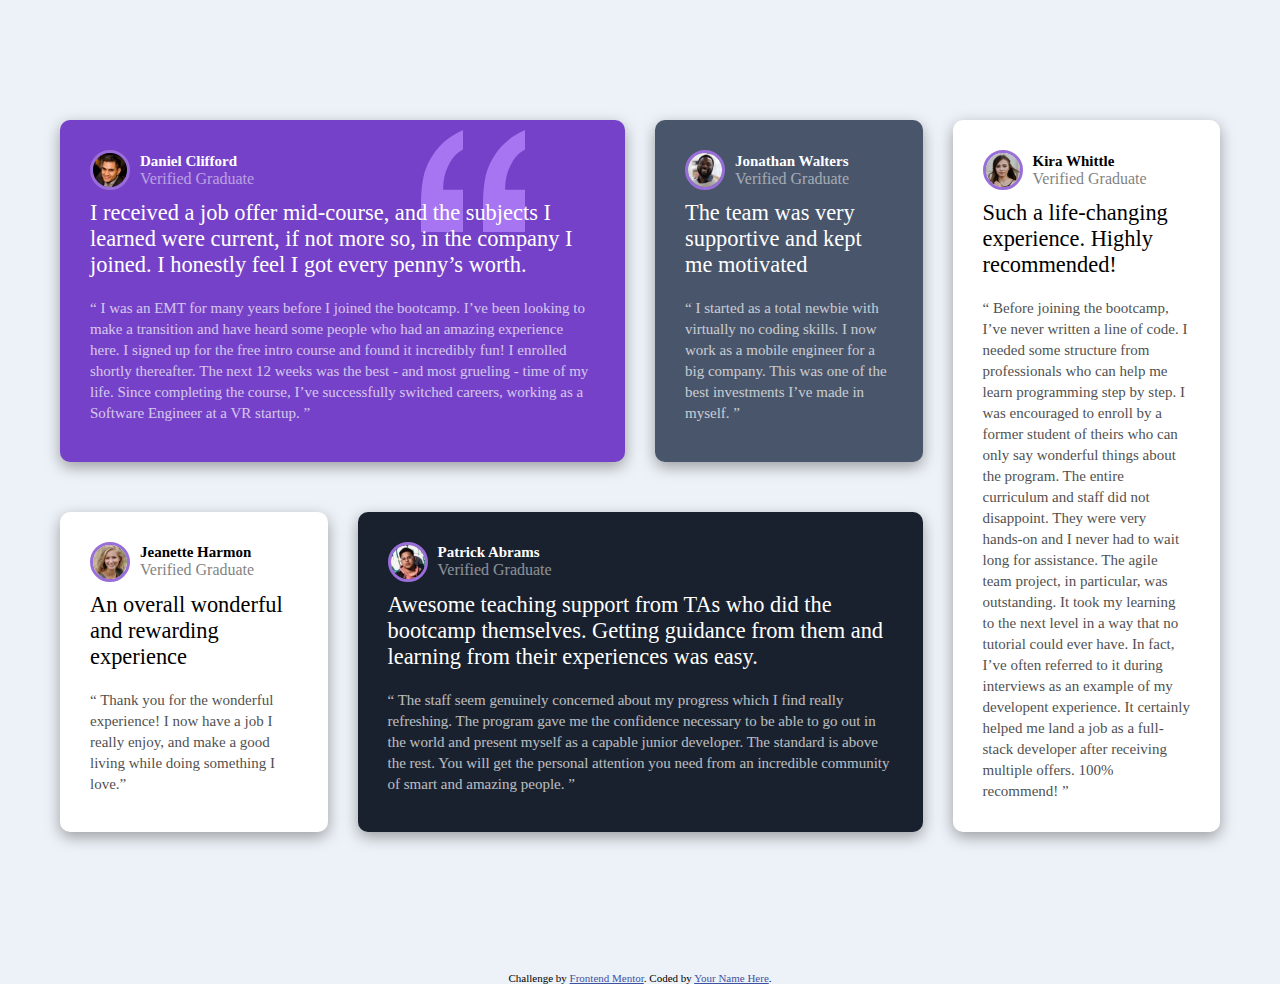
<file: grid-challange/index.html>
<!DOCTYPE html>
<html lang="en">

<head>
  <meta charset="UTF-8">
  <meta name="viewport" content="width=device-width, initial-scale=1.0">
  <!-- displays site properly based on user's device -->

  <link rel="icon" type="image/png" sizes="32x32" href="./images/favicon-32x32.png">

  <title>Frontend Mentor | [Challenge Name Here]</title>

  <link rel="stylesheet" href="style.css">

  <!-- Feel free to remove these styles or customise in your own stylesheet 👍 -->
  <style>
    .attribution {
      font-size: 11px;
      text-align: center;
    }

    .attribution a {
      color: hsl(228, 45%, 44%);
    }
  </style>
</head>

<body>

  <div class="container">
    <div class="card bg-purple">
      <header class="card-header">
        <img src="images/image-daniel.jpg" alt="" class="card-image">
        <div>
          <h3>Daniel Clifford</h3>
          <p>Verified Graduate</p>
        </div>
      </header>
      <p class="card-lead">I received a job offer mid-course, and the subjects I learned were current, if not more so,
        in the company I joined. I honestly feel I got every penny’s worth.</p>
      <p class="card-desc">“ I was an EMT for many years before I joined the bootcamp. I’ve been looking to make a
        transition and have heard some people who had an amazing experience here. I signed up
        for the free intro course and found it incredibly fun! I enrolled shortly thereafter.
        The next 12 weeks was the best - and most grueling - time of my life. Since completing
        the course, I’ve successfully switched careers, working as a Software Engineer at a VR startup. ”</p>
    </div>

    <div class="card bg-gray-blue">
      <header class="card-header">
        <img src="images/image-jonathan.jpg" alt="" class="card-image">
        <div>
          <h3>Jonathan Walters</h3>
          <p>Verified Graduate</p>
        </div>
      </header>
      <p class="card-lead">The team was very supportive and kept me motivated</p>
      <p class="card-desc">“ I started as a total newbie with virtually no coding skills. I now work as a mobile
        engineer
        for a big company. This was one of the best investments I’ve made in myself. ”</p>
    </div>

    <div class="card">
      <header class="card-header">
        <img src="images/image-jeanette.jpg" alt="" class="card-image">
        <div>
          <h3>Jeanette Harmon</h3>
          <p>Verified Graduate</p>
        </div>
      </header>
      <p class="card-lead">An overall wonderful and rewarding experience</p>
      <p class="card-desc">“ Thank you for the wonderful experience! I now have a job I really enjoy, and make a good
        living
        while doing something I love.”</p>
    </div>

    <div class="card bg-black-blue">
      <header class="card-header">
        <img src="images/image-patrick.jpg" alt="" class="card-image">
        <div>
          <h3>Patrick Abrams</h3>
          <p>Verified Graduate</p>
        </div>
      </header>
      <p class="card-lead">Awesome teaching support from TAs who did the bootcamp themselves. Getting guidance from them
        and
        learning from their experiences was easy.</p>
      <p class="card-desc">“ The staff seem genuinely concerned about my progress which I find really refreshing. The
        program
        gave me the confidence necessary to be able to go out in the world and present myself as a capable
        junior developer. The standard is above the rest. You will get the personal attention you need from
        an incredible community of smart and amazing people. ”</p>
    </div>

    <div class="card ">
      <header class="card-header">
        <img src="images/image-kira.jpg" alt="" class="card-image">
        <div>
          <h3>Kira Whittle</h3>
          <p>Verified Graduate</p>
        </div>
      </header>
      <p class="card-lead">Such a life-changing experience. Highly recommended!</p>
      <p class="card-desc">“ Before joining the bootcamp, I’ve never written a line of code. I needed some structure from
      professionals who can help me learn programming step by step. I was encouraged to enroll by a former
      student of theirs who can only say wonderful things about the program. The entire curriculum and staff
      did not disappoint. They were very hands-on and I never had to wait long for assistance. The agile team
      project, in particular, was outstanding. It took my learning to the next level in a way that no tutorial
      could ever have. In fact, I’ve often referred to it during interviews as an example of my developent
      experience. It certainly helped me land a job as a full-stack developer after receiving multiple offers.
      100% recommend! ”</p>
    </div>
  </div>



  

  

  <div class="attribution">
    Challenge by <a href="https://www.frontendmentor.io?ref=challenge" target="_blank">Frontend Mentor</a>.
    Coded by <a href="#">Your Name Here</a>.
  </div>
</body>

</html>
</file>
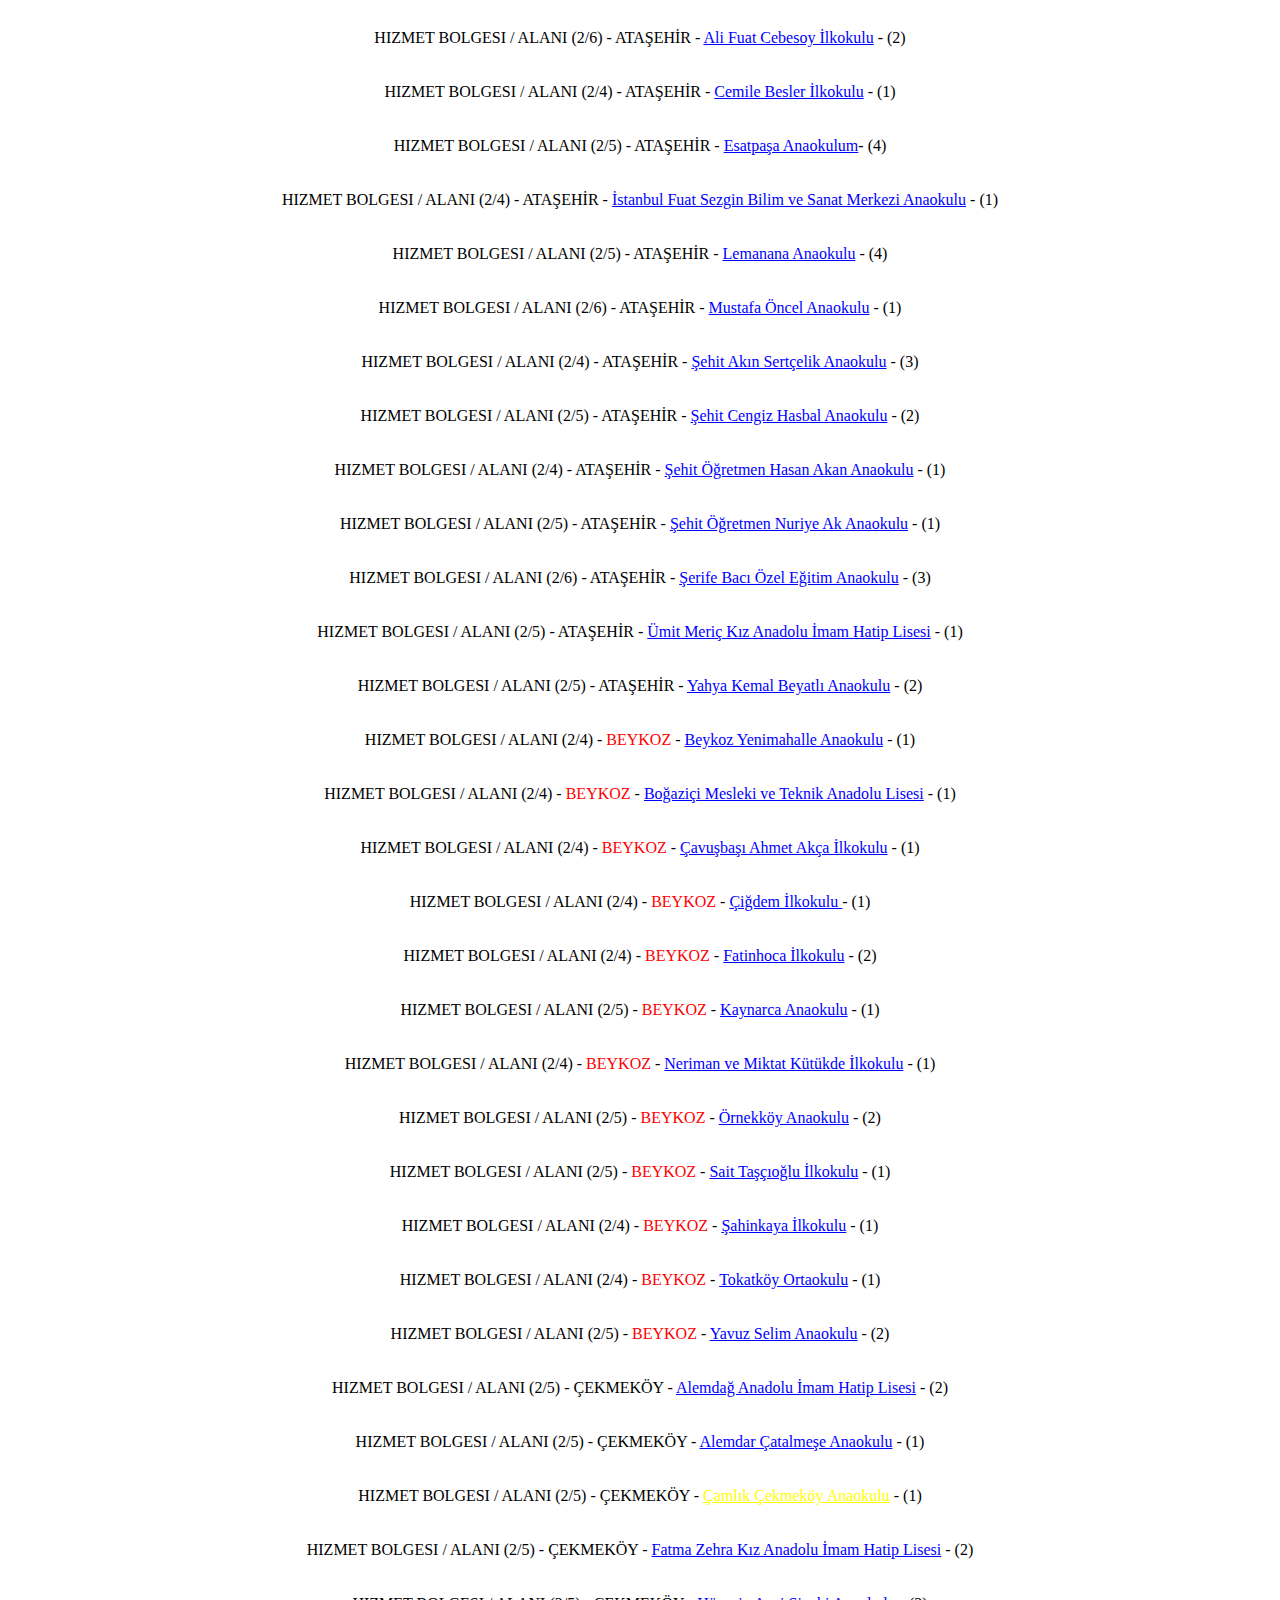
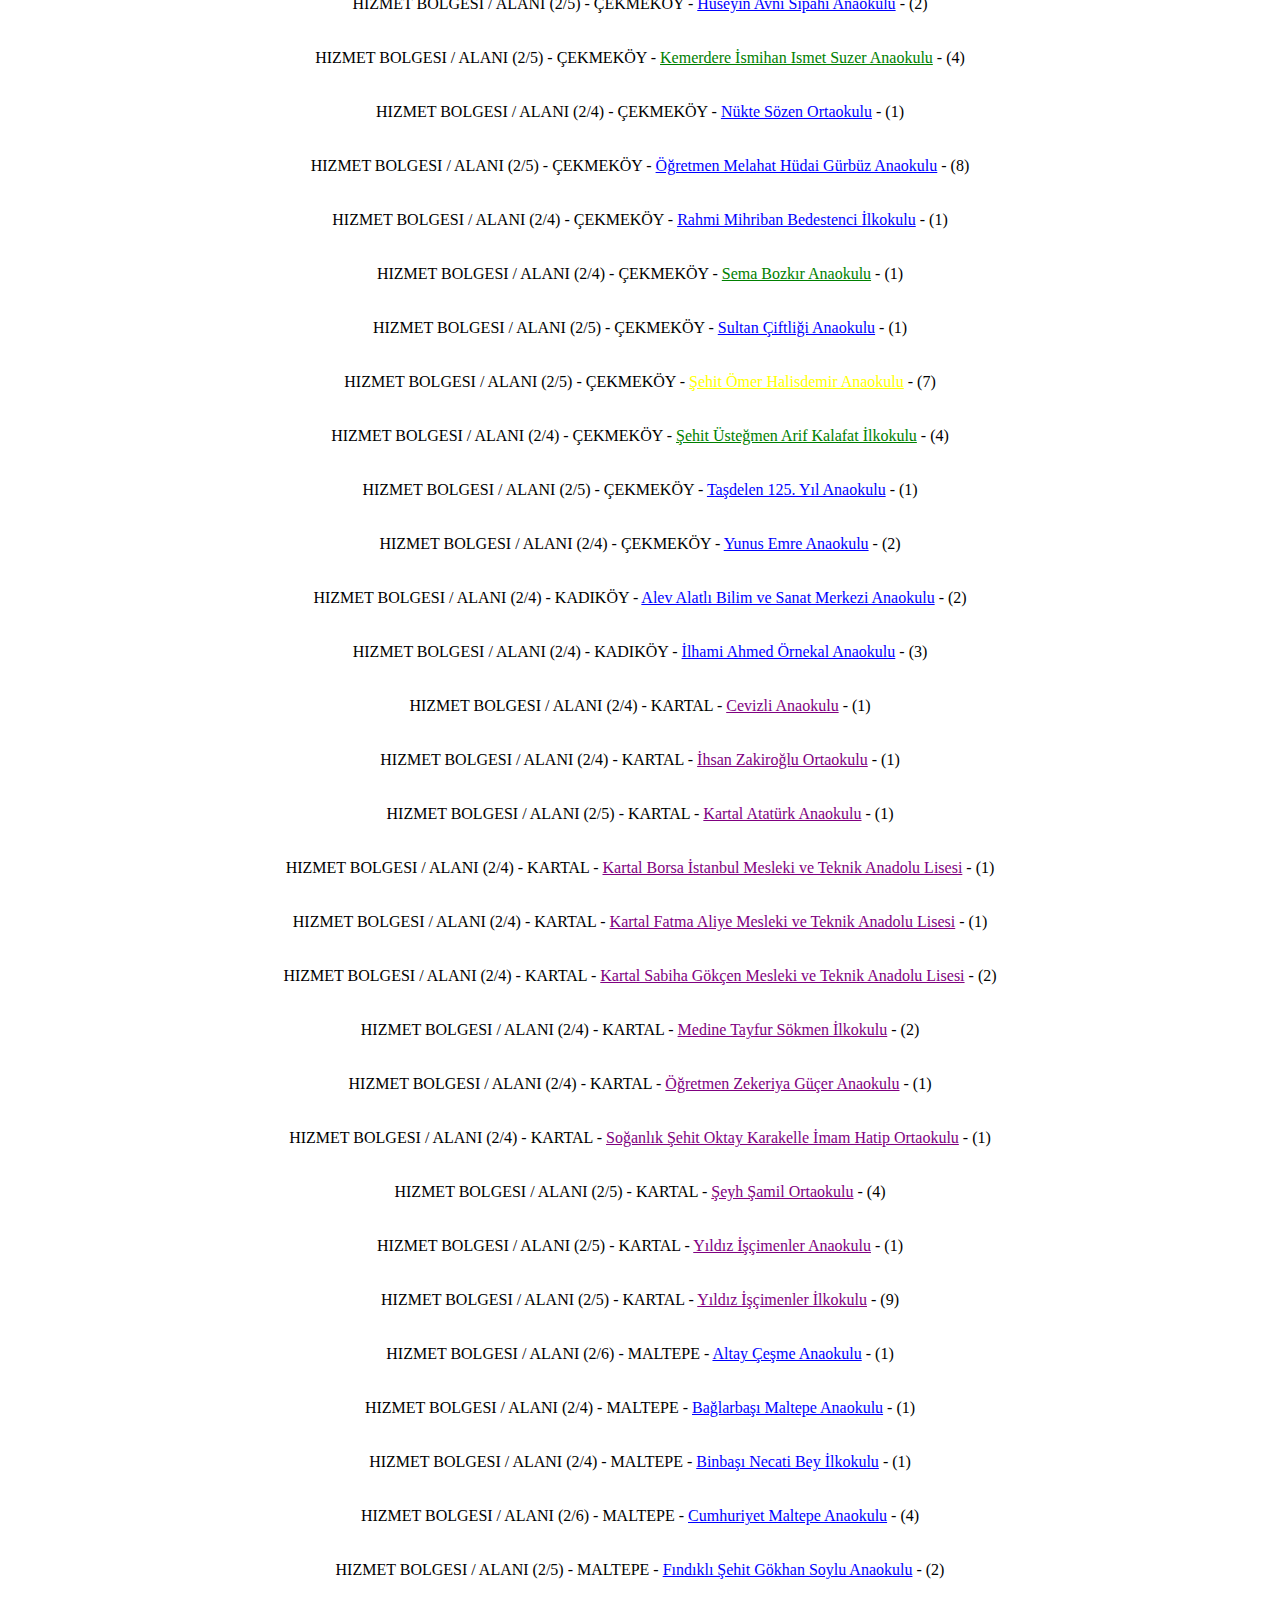
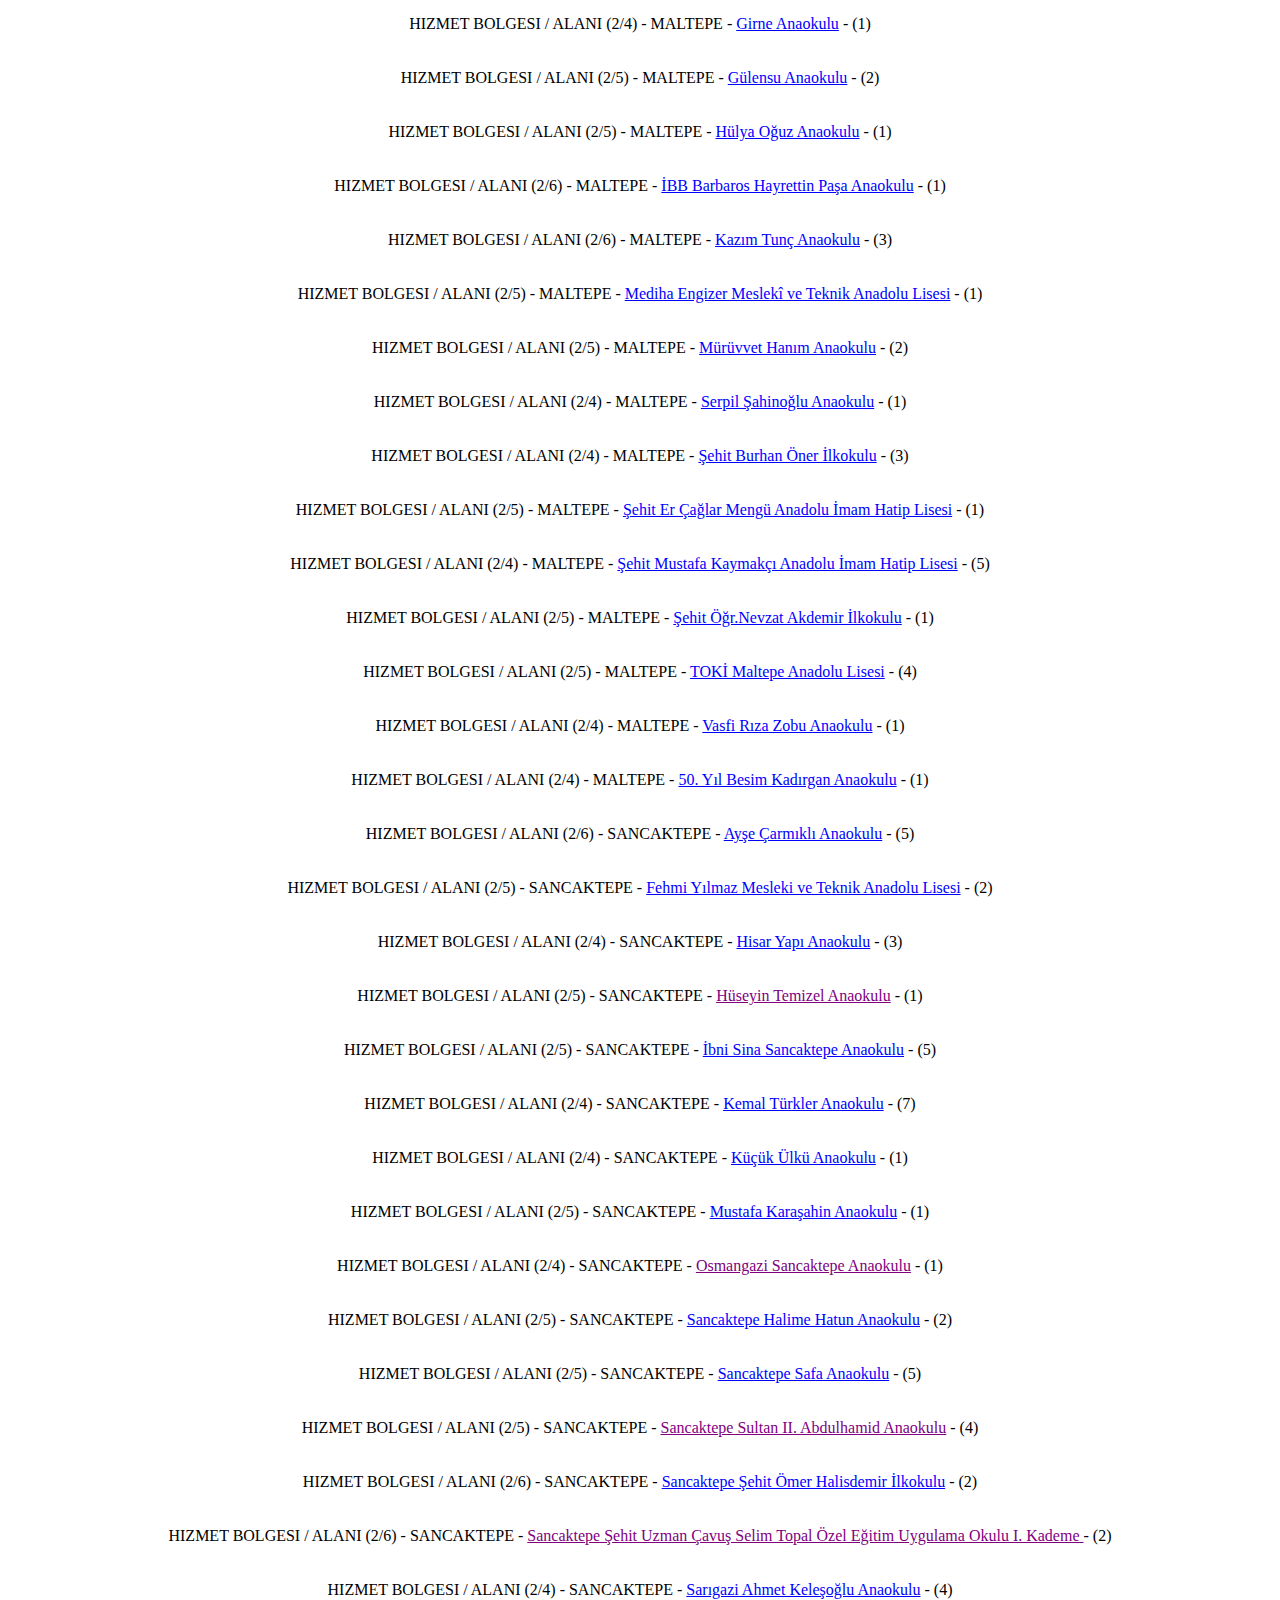
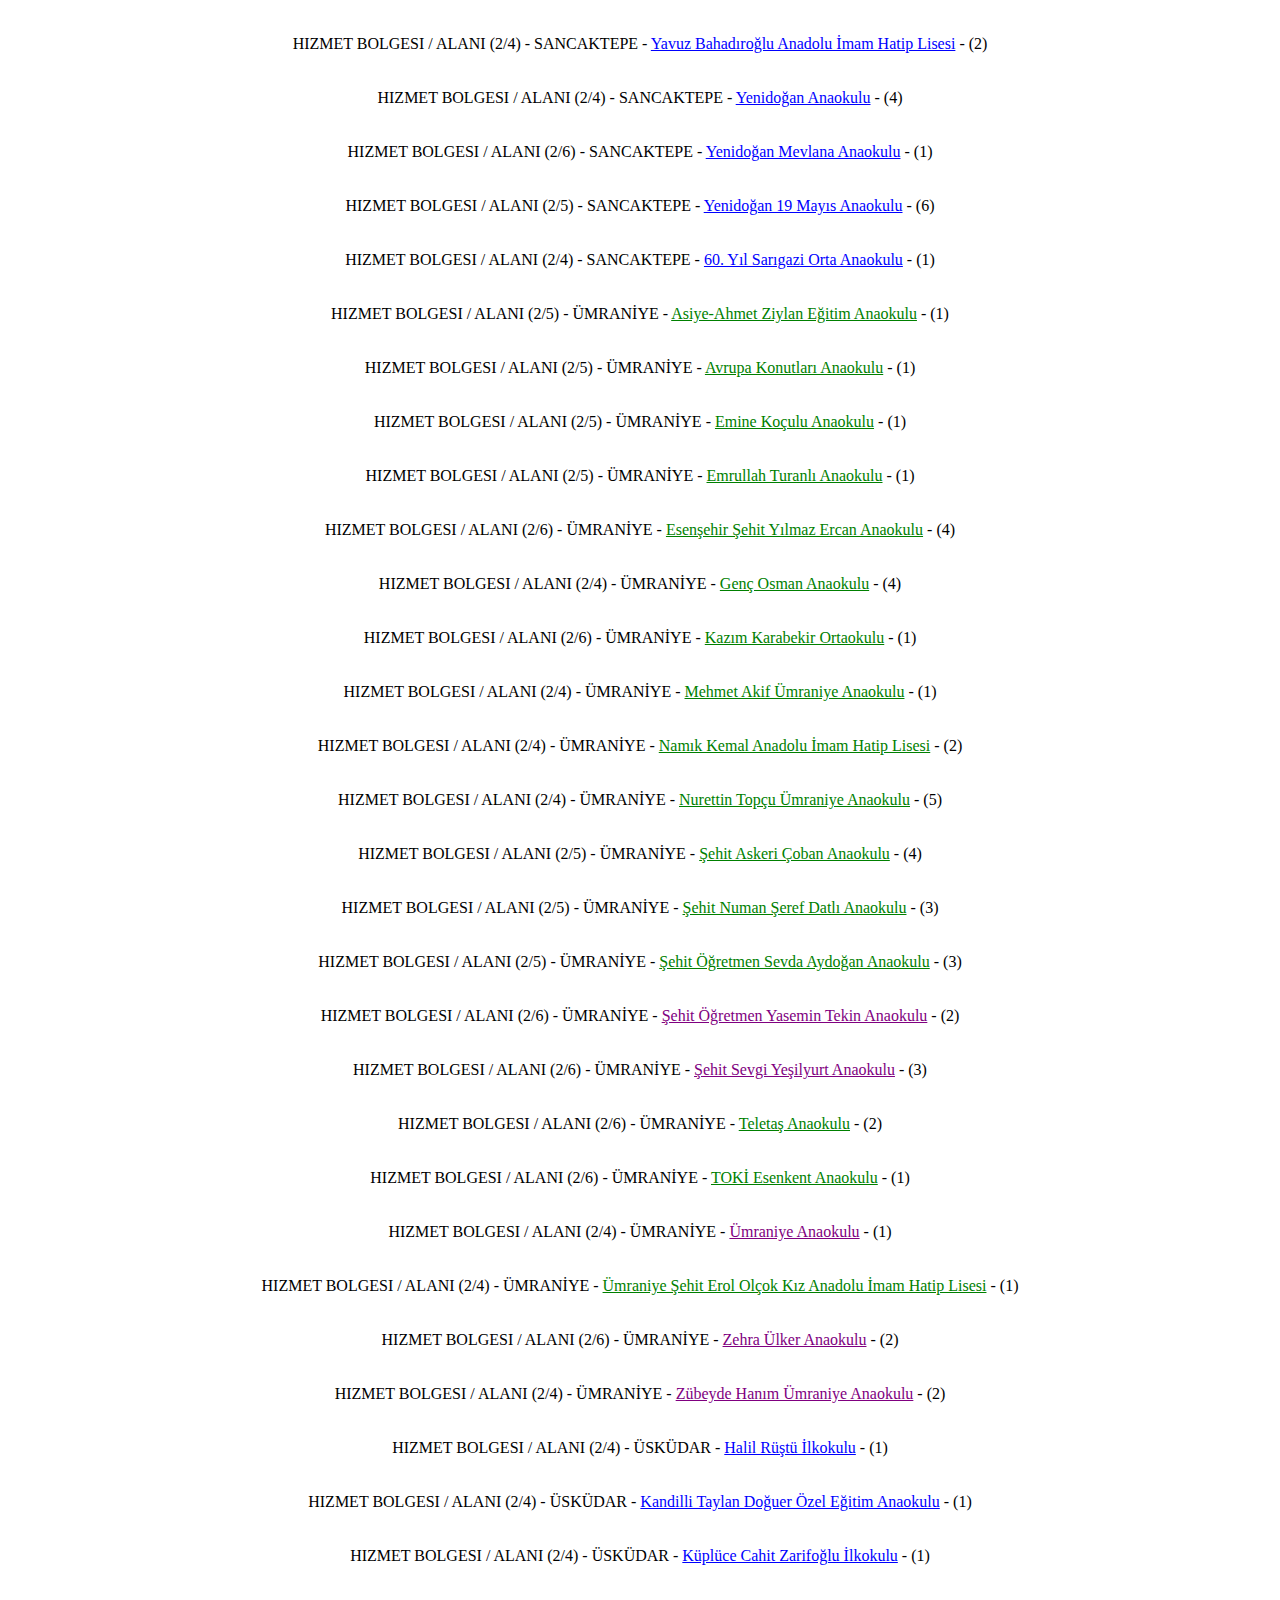
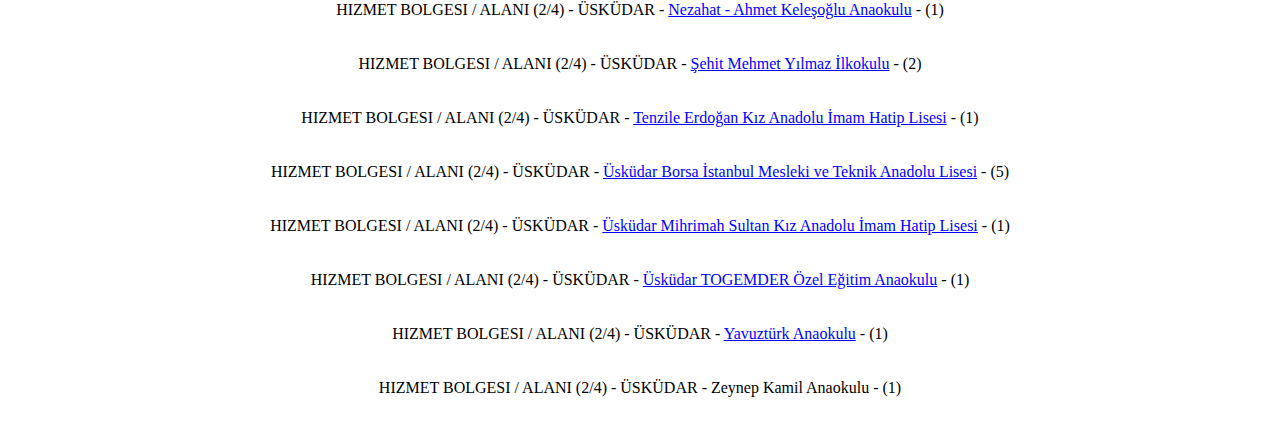
<file: atama.html>
<!DOCTYPE html>
<html lang="en">

<head>
 <meta charset="UTF-8">
 <meta http-equiv="X-UA-Compatible" content="IE=edge">
 <meta name="viewport" content="width=device-width, initial-scale=1.0">
 <meta name="keywords" content="KPSS Atama İstanbul">
 <meta name="description" content="KPSS Atama İstanbul">
 <meta name="author" content="batuhanilgarr">

 <title>KPSS Atama İstanbul</title>

 <style>
  a {
   color: blue;
  }

  .tables {
   height: auto;
   width: auto;
   border: 1px solid white;
   padding-top: 20px;
   text-align: center;
  }
 </style>

</head>

<body>
 <div class="container-fluid tables m-5 p-4">
  HIZMET BOLGESI / ALANI (2/6) - ATAŞEHİR - <a
   href="https://www.google.com/maps/dir/41.0205593,29.1759671/Ali+Fuat+Cebesoy+%C4%B0lkokulu,+%C3%96rnek,+Erc%C3%BCment+Batanay+Sk.+18-22,+34169+Ata%C5%9Fehir%2F%C4%B0stanbul/@41.0096839,29.0957927,13z/data=!3m1!4b1!4m10!4m9!1m1!4e1!1m5!1m1!1s0x14cabb1cae808827:0x1ad5e6403200a4a2!2m2!1d29.0862272!2d40.9941837!3e0">Ali
   Fuat Cebesoy İlkokulu</a> - (2)<br><br><br>
  HIZMET BOLGESI / ALANI (2/4) - ATAŞEHİR - <a
   href="https://www.google.com/maps/dir/41.0205593,+29.1759671/Ata%C5%9Fehir+Atat%C3%BCrk,+Cemile+Besler+%C4%B0lkokulu,+Fatih+Sultan+Mehmet+Caddesi,+Dudullu+Osb%2FAta%C5%9Fehir%2F%C4%B0stanbul/@41.0043758,29.141496,14z/data=!3m1!4b1!4m12!4m11!1m3!2m2!1d29.1759671!2d41.0205593!1m5!1m1!1s0x14cacf5500589c07:0x5cc92203c718a23f!2m2!1d29.1421565!2d40.9887265!3e0">Cemile
   Besler İlkokulu</a> - (1)<br><br><br>
  HIZMET BOLGESI / ALANI (2/5) - ATAŞEHİR - <a
   href="https://www.google.com/maps/dir/41.0205593,+29.1759671/Esatpa%C5%9Fa+Anaokulu,+Esatpasa,+Ziya+G%C3%B6kalp+Cd.+No:52,+34704+Ata%C5%9Fehir%2F%C4%B0stanbul/@41.0160134,29.090028,13z/data=!3m1!4b1!4m12!4m11!1m3!2m2!1d29.1759671!2d41.0205593!1m5!1m1!1s0x14cac87875aed597:0x3effc57c44f6727e!2m2!1d29.0831806!2d41.0028786!3e0">Esatpaşa
   Anaokulum</a>- (4)<br><br><br>
  HIZMET BOLGESI / ALANI (2/4) - ATAŞEHİR - <a
   href="https://www.google.com/maps/dir/41.0205593,+29.1759671/%C4%B0stanbul+Fuat+Sezgin+Bilim+ve+Sanat+Merkezi,+Ata%C5%9Fehir+Atat%C3%BCrk,+Yakut+Cd.+No:8,+34758+Ata%C5%9Fehir%2F%C4%B0stanbul/@41.0100595,29.1043203,13z/data=!3m1!4b1!4m12!4m11!1m3!2m2!1d29.1759671!2d41.0205593!1m5!1m1!1s0x14cac7afb757c269:0x48b72f896d7211d7!2m2!1d29.1155425!2d40.9895236!3e0">İstanbul
   Fuat Sezgin Bilim ve Sanat Merkezi Anaokulu</a> - (1)<br><br><br>
  HIZMET BOLGESI / ALANI (2/5) - ATAŞEHİR - <a
   href="https://www.google.com/maps/dir/41.0205593,+29.1759671/Lemanana+Anaokulu,+Yeni+%C3%87aml%C4%B1ca,+Emirler+Cd.+No:33,+34779+Dudullu+Osb%2FAta%C5%9Fehir%2F%C4%B0stanbul/@41.0050111,29.1483746,14z/data=!3m1!4b1!4m12!4m11!1m3!2m2!1d29.1759671!2d41.0205593!1m5!1m1!1s0x14cacf68639fa991:0x5014103770795971!2m2!1d29.164913!2d40.990113!3e0">Lemanana
   Anaokulu</a> - (4)<br><br><br>
  HIZMET BOLGESI / ALANI (2/6) - ATAŞEHİR - <a
   href="https://www.google.com/maps/dir/41.0205593,+29.1759671/Mustafa+%C3%96ncel+Ortaokulu,+Ata%C5%9Fehir+Ferhat+Pa%C5%9Fa,+38.+Sk.+No:54,+34779+Dudullu+Osb%2FAta%C5%9Fehir%2F%C4%B0stanbul/@41.0002493,29.1467931,13z/data=!3m1!4b1!4m12!4m11!1m3!2m2!1d29.1759671!2d41.0205593!1m5!1m1!1s0x14cacf78557d2d89:0x16a0e8ce1a6975be!2m2!1d29.1826531!2d40.9820853!3e0">Mustafa
   Öncel Anaokulu</a> - (1)<br><br><br>
  HIZMET BOLGESI / ALANI (2/4) - ATAŞEHİR - <a
   href="https://www.google.com/maps/dir/41.0205593,+29.1759671/Ata%C5%9Fehir+Ak%C4%B1n+Sert%C3%A7elik+Anaokulu,+Barbaros,+34746+Ata%C5%9Fehir%2F%C4%B0stanbul/@41.0149898,29.1027731,13z/data=!3m1!4b1!4m12!4m11!1m3!2m2!1d29.1759671!2d41.0205593!1m5!1m1!1s0x14cac628583bba21:0x3e90512ed5e26ff4!2m2!1d29.1017116!2d40.9955042!3e0">Şehit
   Akın Sertçelik Anaokulu</a> - (3)<br><br><br>
  HIZMET BOLGESI / ALANI (2/5) - ATAŞEHİR - <a
   href="https://www.google.com/maps/dir/41.0205593,+29.1759671/%C3%9Csk%C3%BCdar+%C5%9Eehit+Cengiz+Hasbal+Ortaokulu,+K%C3%BCpl%C3%BCce,+Nuri+Bey+Sk.+No:13,+34676+%C3%9Csk%C3%BCdar%2F%C4%B0stanbul/@41.0283629,29.0768242,13z/data=!3m1!4b1!4m12!4m11!1m3!2m2!1d29.1759671!2d41.0205593!1m5!1m1!1s0x14cac8241c95ee3b:0x7a58bc26af3efdbd!2m2!1d29.052359!2d41.0349!3e0">Şehit
   Cengiz Hasbal Anaokulu</a> - (2)<br><br><br>
  HIZMET BOLGESI / ALANI (2/4) - ATAŞEHİR - <a
   href="https://www.google.com/maps/dir/41.0205593,+29.1759671/Ata%C5%9Fehir+%C5%9Eehit+%C3%96%C4%9Fretmen+Hasan+Akan+%C4%B0lkokulu,+Ata%C5%9Fehir+Atat%C3%BCrk,+34750,+Yakut+Cd.+No:6,+34758+Ata%C5%9Fehir%2F%C4%B0stanbul/@41.0100595,29.1043203,13z/data=!3m1!4b1!4m12!4m11!1m3!2m2!1d29.1759671!2d41.0205593!1m5!1m1!1s0x14cac7d90e3ca589:0x698a404e56930bb1!2m2!1d29.1159277!2d40.9892763!3e0">Şehit
   Öğretmen Hasan Akan Anaokulu</a> - (1)<br><br><br>
  HIZMET BOLGESI / ALANI (2/5) - ATAŞEHİR - <a
   href="https://www.google.com/maps/dir/41.0205593,+29.1759671/%C5%9Eehit+%C3%96%C4%9Fretmen+Nuriye+Ak+Anaokulu,+K%C3%BC%C3%A7%C3%BCkbakkalk%C3%B6y+Mah.,+%C5%9Eerif+Ali+Yolu+Cad.+No:45,+34750+Ata%C5%9Fehir%2F%C4%B0stanbul/@41.0089372,29.1043203,13z/data=!3m1!4b1!4m12!4m11!1m3!2m2!1d29.1759671!2d41.0205593!1m5!1m1!1s0x14cac6177d3bca9b:0xa6e04f804ef1686c!2m2!1d29.123537!2d40.9837303!3e0">Şehit
   Öğretmen Nuriye Ak Anaokulu</a> - (1)<br><br><br>
  HIZMET BOLGESI / ALANI (2/6) - ATAŞEHİR - <a
   href="https://www.google.com/maps/dir/41.0205593,+29.1759671/%C5%9Eerife+Bac%C4%B1+%C3%96zel+E%C4%9Fitim+Anaokulu+-+Ata%C5%9Fehir,+Barbaros,+Barbaros+Cd.+No:88,+34746+Ata%C5%9Fehir%2F%C4%B0stanbul/@41.0117823,29.1001155,13z/data=!3m1!4b1!4m12!4m11!1m3!2m2!1d29.1759671!2d41.0205593!1m5!1m1!1s0x14cac62ca215f221:0x5b5f196cc2c4c9a1!2m2!1d29.0942202!2d40.9950727!3e0">Şerife
   Bacı Özel Eğitim Anaokulu</a> - (3)<br><br><br>
  HIZMET BOLGESI / ALANI (2/5) - ATAŞEHİR - <a
   href="https://www.google.com/maps/dir/41.0205593,+29.1759671/%C3%9Cmit+Meri%C3%A7+K%C4%B1z+Anadolu+%C4%B0mam+Hatip+Lisesi,+Esatpasa,+Cevher+Sk.+No:4,+34704+Ata%C5%9Fehir%2F%C4%B0stanbul/@41.0117823,29.1001155,13z/data=!4m12!4m11!1m3!2m2!1d29.1759671!2d41.0205593!1m5!1m1!1s0x14cac9851c3d6f99:0x6b807652e53eb217!2m2!1d29.0834874!2d41.005927!3e0">Ümit
   Meriç Kız Anadolu İmam Hatip Lisesi</a> - (1)<br><br><br>
  HIZMET BOLGESI / ALANI (2/5) - ATAŞEHİR - <a
   href="https://www.google.com/maps/dir/41.0205593,+29.1759671/Yahya+Kemal+Beyatl%C4%B1+Ortaokulu,+%C4%B0%C3%A7erenk%C3%B6y,+Oyac%C4%B1+Sk.+No:11,+34752+Ata%C5%9Fehir%2F%C4%B0stanbul/@41.0033476,29.1034984,13z/data=!3m1!4b1!4m12!4m11!1m3!2m2!1d29.1759671!2d41.0205593!1m5!1m1!1s0x14cac643e322cc93:0x63a05610dcd4648d!2m2!1d29.1109386!2d40.9716493!3e0">Yahya
   Kemal Beyatlı Anaokulu</a> - (2)<br><br><br>
  HIZMET BOLGESI / ALANI (2/4) - <span style="color:red;">BEYKOZ</span> - <a
   href="https://www.google.com/maps/dir/41.0205593,+29.1759671/Beykoz+Yenimahalle+Anaokulu,+Yenimahalle,+34815+Beykoz%2F%C4%B0stanbul/@41.0549517,29.087058,13z/data=!3m1!4b1!4m12!4m11!1m3!2m2!1d29.1759671!2d41.0205593!1m5!1m1!1s0x14cac98fa947862d:0x5ccf79a3654f83d0!2m2!1d29.0784782!2d41.0708577!3e0">Beykoz
   Yenimahalle Anaokulu</a> - (1)<br><br><br>
  HIZMET BOLGESI / ALANI (2/4) - <span style="color:red;">BEYKOZ</span> - <a
   href="https://www.google.com/maps/dir/41.0205593,+29.1759671+/%C4%B0stanbul-Beykoz+Bo%C4%9Fazi%C3%A7i+Mesleki+ve+Teknik+Anadolu+Lisesi,+Orta%C3%A7e%C5%9Fme,+%C3%87ay%C4%B1r+Cd.+No:41,+34820+Beykoz%2F%C4%B0stanbul/@41.08497,29.0615276,12z/data=!3m1!4b1!4m12!4m11!1m3!2m2!1d29.1759671!2d41.0205593!1m5!1m1!1s0x14cacad474eb21b5:0x6a2d0057777e6649!2m2!1d29.0869859!2d41.1462627!3e0">Boğaziçi
   Mesleki ve Teknik Anadolu Lisesi</a> - (1)<br><br><br>
  HIZMET BOLGESI / ALANI (2/4) - <span style="color:red;">BEYKOZ</span> - <a
   href="https://www.google.com/maps/dir/41.0205593,+29.1759671+/%C3%87avu%C5%9Fba%C5%9F%C4%B1+Ahmet+Ak%C3%A7a+%C4%B0lkokulu,+%C3%87iftlik,+Nil%C3%BCfer+Soka%C4%9F%C4%B1+No:144,+34830+Beykoz%2F%C4%B0stanbul/@41.0502498,29.1242363,13z/data=!3m1!4b1!4m12!4m11!1m3!2m2!1d29.1759671!2d41.0205593!1m5!1m1!1s0x14cacc751084404f:0x71b82ec401b266a4!2m2!1d29.1412997!2d41.0808275!3e0">Çavuşbaşı
   Ahmet Akça İlkokulu</a> - (1)<br><br><br>
  HIZMET BOLGESI / ALANI (2/4) - <span style="color:red;">BEYKOZ</span> - <a
   href="https://www.google.com/maps/dir/41.0205593,+29.1759671+/%C3%87i%C4%9Fdem+%C4%B0lkokulu,+Pa%C5%9Fabah%C3%A7e,+Karag%C3%B6z+S%C4%B1rt%C4%B1+Cd.+No:144,+34800+Beykoz%2F%C4%B0stanbul/@41.0663989,29.0647193,12z/data=!3m1!4b1!4m12!4m11!1m3!2m2!1d29.1759671!2d41.0205593!1m5!1m1!1s0x14cacb011628ffe3:0x4ee126ec65828544!2m2!1d29.0974215!2d41.11295!3e0">Çiğdem
   İlkokulu </a>- (1)<br><br><br>
  HIZMET BOLGESI / ALANI (2/4) - <span style="color:red;">BEYKOZ</span> - <a
   href="https://www.google.com/maps/dir/41.0205593,+29.1759671+/Fatinhoca+%C4%B0lkokulu,+G%C3%BCm%C3%BC%C5%9Fsuyu,+Sultaniye+Cd.+No:75,+34820+Beykoz%2F%C4%B0stanbul/@41.0723146,29.0654329,12z/data=!3m1!4b1!4m12!4m11!1m3!2m2!1d29.1759671!2d41.0205593!1m5!1m1!1s0x14cacb19aba4c9e1:0xecf22726c8f239!2m2!1d29.1016154!2d41.1247277!3e0">Fatinhoca
   İlkokulu</a> - (2)<br><br><br>
  HIZMET BOLGESI / ALANI (2/5) - <span style="color:red;">BEYKOZ</span> - <a
   href="https://www.google.com/maps/dir/41.0205593,+29.1759671+/Kaynarca+%C4%B0lkokulu,+Kaynarca,+Beykoz+Cd.,+34829+Beykoz%2F%C4%B0stanbul/@41.1036677,29.0531669,11z/data=!3m1!4b1!4m12!4m11!1m3!2m2!1d29.1759671!2d41.0205593!1m5!1m1!1s0x409fdee9e290890d:0x132ecdf752bfa484!2m2!1d29.1589!2d41.180123!3e0">Kaynarca
   Anaokulu</a> - (1)<br><br><br>
  HIZMET BOLGESI / ALANI (2/4) - <span style="color:red;">BEYKOZ</span> - <a
   href="https://www.google.com/maps/dir/41.0205593,+29.1759671+/Sait+Ta%C5%9F%C3%A7%C4%B1o%C4%9Flu+%C4%B0lk%C3%B6%C4%9Fretim+Okulu,+Zerzavat%C3%A7%C4%B1,+%C5%9Eehit+Cengiz+Cad.,+34829+Beykoz%2F%C4%B0stanbul+-+Asya/@41.1036677,29.0531669,11z/data=!4m12!4m11!1m3!2m2!1d29.1759671!2d41.0205593!1m5!1m1!1s0x409fd8a2e1b598c3:0x81b98cfb57c73c65!2m2!1d29.1589378!2d41.1268856!3e0">Neriman
   ve Miktat Kütükde İlkokulu</a> - (1)<br><br><br>
  HIZMET BOLGESI / ALANI (2/5) - <span style="color:red;">BEYKOZ</span> - <a
   href="https://www.google.com/maps/dir/41.0205593,+29.1759671+/%C3%96rnekk%C3%B6y+Anaokulu,+%C3%96rnekk%C3%B6y,+Okul+Cd.+No:20,+34829+Beykoz%2F%C4%B0stanbul/@41.0734946,29.0696953,12z/data=!4m12!4m11!1m3!2m2!1d29.1759671!2d41.0205593!1m5!1m1!1s0x409fdf4d171baf3b:0xff7375feb8c79aa9!2m2!1d29.1467323!2d41.1440195!3e0">Örnekköy
   Anaokulu</a> - (2)<br><br><br>
  HIZMET BOLGESI / ALANI (2/5) - <span style="color:red;">BEYKOZ</span> - <a
   href="https://www.google.com/maps/dir/41.0205593,+29.1759671+/Sait+Ta%C5%9F%C3%A7%C4%B1o%C4%9Flu+%C4%B0lk%C3%B6%C4%9Fretim+Okulu,+Zerzavat%C3%A7%C4%B1,+%C5%9Eehit+Cengiz+Cad.,+34829+Beykoz%2F%C4%B0stanbul+-+Asya/@41.0819213,29.0696953,12z/data=!4m12!4m11!1m3!2m2!1d29.1759671!2d41.0205593!1m5!1m1!1s0x409fd8a2e1b598c3:0x81b98cfb57c73c65!2m2!1d29.1589378!2d41.1268856!3e0">Sait
   Taşçıoğlu İlkokulu</a> - (1)<br><br><br>
  HIZMET BOLGESI / ALANI (2/4) - <span style="color:red;">BEYKOZ</span> - <a
   href="https://www.google.com/maps/dir/41.0205593,+29.1759671+/%C4%B0stanbul+-+Beykoz+%C5%9Eahinkaya+%C4%B0lkokulu,+Merkez,+K%C4%B1%C5%9Fla+Cd.+No:18,+34820+Beykoz%2F%C4%B0stanbul/@41.0802181,29.0654329,12z/data=!3m1!4b1!4m12!4m11!1m3!2m2!1d29.1759671!2d41.0205593!1m5!1m1!1s0x14cacb283680cb5f:0x7521fa6db163238c!2m2!1d29.0937626!2d41.1406667!3e0">Şahinkaya
   İlkokulu</a> - (1)<br><br><br>
  HIZMET BOLGESI / ALANI (2/4) - <span style="color:red;">BEYKOZ</span> - <a
   href="https://www.google.com/maps/dir/41.0205593,+29.1759671+/Tokatk%C3%B6y+ortaokulu,+Tokatk%C3%B6y,+Sultan+Aziz+Cd.,+34825+Beykoz%2F%C4%B0stanbul/@41.0897424,29.0654291,12z/data=!3m1!4b1!4m12!4m11!1m3!2m2!1d29.1759671!2d41.0205593!1m5!1m1!1s0x409fdf32870fa843:0x850bb3eca0973728!2m2!1d29.0959188!2d41.1583839!3e0">Tokatköy
   Ortaokulu</a> - (1)<br><br><br>
  HIZMET BOLGESI / ALANI (2/5) - <span style="color:red;">BEYKOZ</span> - <a
   href="https://www.google.com/maps/dir/41.0205593,+29.1759671+/Yavuz+Selim+Anaokulu,+Yavuz+Selim,+Okul+Cd.+No:42,+34830+Beykoz%2F%C4%B0stanbul/@41.051053,29.1320442,13z/data=!3m1!4b1!4m12!4m11!1m3!2m2!1d29.1759671!2d41.0205593!1m5!1m1!1s0x14cacc68efb8cbdb:0x84a5614bf78e4154!2m2!1d29.1584171!2d41.0824217!3e0">Yavuz
   Selim Anaokulu</a> - (2)<br><br><br>
  HIZMET BOLGESI / ALANI (2/5) - ÇEKMEKÖY - <a
   href="https://www.google.com/maps/dir/41.0205593,+29.1759671+/%C4%B0stanbul+-+%C3%87ekmek%C3%B6y+Alemda%C4%9F+Anadolu+%C4%B0mam-Hatip+Lisesi,+Alemda%C4%9F,+%C5%9Eair+Mehmet+Akif+Ersoy+Cd.+No:42,+34794+%C3%87ekmek%C3%B6y%2F%C4%B0stanbul/@41.0281998,29.1888015,14z/data=!3m1!4b1!4m12!4m11!1m3!2m2!1d29.1759671!2d41.0205593!1m5!1m1!1s0x14cad207b9935c71:0xdaecff542d8a5b7c!2m2!1d29.2335351!2d41.0425775!3e0">Alemdağ
   Anadolu İmam Hatip Lisesi</a> - (2)<br><br><br>
  HIZMET BOLGESI / ALANI (2/5) - ÇEKMEKÖY - <a
   href="https://www.google.com/maps/dir/41.0205593,+29.1759671+/Alemdar+%C3%87atalme%C5%9Fe+Ortaokulu,+Alemda%C4%9F+%C3%87atalme%C5%9Fe+Mh.,+Sultansuyu+Cad.,+232.+Sok.+No:5,+34794+%C3%87ekmek%C3%B6y%2F%C4%B0stanbul/@41.0281998,29.1888015,14z/data=!4m12!4m11!1m3!2m2!1d29.1759671!2d41.0205593!1m5!1m1!1s0x14cad26d4a6d3225:0xb70e7bf03b9d529e!2m2!1d29.2452216!2d41.0508254!3e0">Alemdar
   Çatalmeşe Anaokulu</a> - (1)<br><br><br>
  HIZMET BOLGESI / ALANI (2/5) - ÇEKMEKÖY - <a style="color:yellow;"
   href="https://www.google.com/maps/dir/41.0205593,+29.1759671+/%C3%87EKMEK%C3%96Y+%C4%B0SABET+ANAOKULU,+%C3%87aml%C4%B1k,+Uluda%C4%9F+Sk.+no:15,+34782+%C3%87ekmek%C3%B6y%2F%C4%B0stanbul/@41.0178506,29.1766079,15z/data=!3m1!4b1!4m12!4m11!1m3!2m2!1d29.1759671!2d41.0205593!1m5!1m1!1s0x409fd5a0cbfabaf3:0xb3ac437499986a2e!2m2!1d29.1932225!2d41.0151064!3e0">Çamlık
   Çekmeköy Anaokulu</a> - (1)<br><br><br>
  HIZMET BOLGESI / ALANI (2/5) - ÇEKMEKÖY - <a
   href="05593,+29.1759671+/Fatma+Zehra+Kız+Anadolu+İmam+Hatip+Lisesi,+Ekşioğlu,+Kuran+Kursu+Caddesi+24.+Sokak+No:23,+34794+Çekmeköy%2Fİstanbul/@41.0231766,29.1897684,14z/data=!3m1!4b1!4m12!4m11!1m3!2m2!1d29.1759671!2d41.0205593!1m5!1m1!1s0x14cad1fbfc507e57:0xffc7c8c8899ddd4a!2m2!1d29.2384816!2d41.0288523!3e0">Fatma
   Zehra Kız Anadolu İmam Hatip Lisesi</a> - (2)<br><br><br>
  HIZMET BOLGESI / ALANI (2/5) - ÇEKMEKÖY - <a
   href="https://www.google.com/maps/dir/41.0205593,+29.1759671+/H%C3%BCseyin+Avni+Sipahi+Ortaokulu,+Cumhuriyet,+Erik+Sokak+%2Fvatan+caddesi+No:7,+34788+%C3%87ekmek%C3%B6y%2F%C4%B0stanbul/@41.0197863,29.1856086,14z/data=!3m1!4b1!4m12!4m11!1m3!2m2!1d29.1759671!2d41.0205593!1m5!1m1!1s0x14cace1e71d463c1:0xaa02736f78808c6e!2m2!1d29.2299749!2d41.0213115!3e0">Hüseyin
   Avni Sipahi Anaokulu</a> - (2)<br><br><br>
  HIZMET BOLGESI / ALANI (2/5) - ÇEKMEKÖY - <a style="color:green;"
   href="https://www.google.com/maps/dir/41.0205593,+29.1759671+/K.+%C4%B0smihan+%C4%B0smet+S%C3%BCzer+%C4%B0%C3%B6o,+Mehmet+Akif,+18+Mart+Cd.+No:46,+34782+%C3%87ekmek%C3%B6y%2F%C4%B0stanbul/@41.0194894,29.1765977,16z/data=!3m1!4b1!4m12!4m11!1m3!2m2!1d29.1759671!2d41.0205593!1m5!1m1!1s0x14cace57d6722c4b:0x7da3901c6e95310c!2m2!1d29.1858757!2d41.018741!3e0">Kemerdere
   İsmihan Ismet Suzer Anaokulu</a> - (4)<br><br><br>
  HIZMET BOLGESI / ALANI (2/4) - ÇEKMEKÖY - <a
   href="https://www.google.com/maps/dir/41.0205593,+29.1759671+/N%C3%BCkte+S%C3%B6zen+Ortaokulu,+Merkez,+%C3%9Csk%C3%BCdar+Cd.+No:75,+34782+%C3%87ekmek%C3%B6y%2F%C4%B0stanbul/@41.0281695,29.1580274,15z/data=!3m1!4b1!4m12!4m11!1m3!2m2!1d29.1759671!2d41.0205593!1m5!1m1!1s0x14cacec00ae0703b:0x66b965ef2add112f!2m2!1d29.1606034!2d41.0367005!3e0">Nükte
   Sözen Ortaokulu</a> - (1)<br><br><br>
  HIZMET BOLGESI / ALANI (2/5) - ÇEKMEKÖY - <a
   href="https://www.google.com/maps/dir/41.0205593,+29.1759671+/%C3%96%C4%9Fretmen+Melahat+H%C3%BCdai+G%C3%BCrb%C3%BCz+%C4%B0lkokulu,+Kirazl%C4%B1dere,+Kaz%C4%B1m+Karabekir+Cd.+No:22,+34788+%C3%87ekmek%C3%B6y%2F%C4%B0stanbul/@41.0171678,29.1814576,14z/data=!3m1!4b1!4m12!4m11!1m3!2m2!1d29.1759671!2d41.0205593!1m5!1m1!1s0x14cace3d1045bbdd:0x1ea43f97c05bffe!2m2!1d29.218368!2d41.0194303!3e0">Öğretmen
   Melahat Hüdai Gürbüz Anaokulu</a> - (8)<br><br><br>
  HIZMET BOLGESI / ALANI (2/4) - ÇEKMEKÖY - <a
   href="https://www.google.com/maps/dir/41.0205593,+29.1759671+/Rahmi+Mihriban+Bedestenci+%C4%B0lkokulu,+G%C3%BCng%C3%B6ren+Mh,+Muhtar+Ziya+Cd.+Pk:34788,+34788+%C3%87ekmek%C3%B6y%2F%C4%B0stanbul/@41.020161,29.1826629,14z/data=!3m1!4b1!4m12!4m11!1m3!2m2!1d29.1759671!2d41.0205593!1m5!1m1!1s0x14cace1b05ce9b4d:0xaed29d1a04ec9586!2m2!1d29.2242705!2d41.0265211!3e0">Rahmi
   Mihriban Bedestenci İlkokulu</a> - (1)<br><br><br>
  HIZMET BOLGESI / ALANI (2/4) - ÇEKMEKÖY - <a style="color:green;"
   href="https://www.google.com/maps/dir/41.0205593,+29.1759671+/Sema+Bozk%C4%B1r+Anaokulu,+Merkez,+Ataman+Sk.,+34782+%C3%87ekmek%C3%B6y%2F%C4%B0stanbul/@41.020161,29.1826629,14z/data=!4m12!4m11!1m3!2m2!1d29.1759671!2d41.0205593!1m5!1m1!1s0x14cace8de760e503:0xcb8d666c7206e6da!2m2!1d29.1754387!2d41.0370134!3e0">Sema
   Bozkır Anaokulu</a> - (1)<br><br><br>
  HIZMET BOLGESI / ALANI (2/5) - ÇEKMEKÖY - <a
   href="https://www.google.com/maps/dir/41.0205593,+29.1759671+/Sultan+%C3%87iftli%C4%9Fi+%C4%B0lkokulu,+Sultan%C3%A7iftli%C4%9Fi,+Atat%C3%BCrk+Cd.+No:20,+34788+%C3%87ekmek%C3%B6y%2F%C4%B0stanbul/@41.0232039,29.1829851,14z/data=!3m1!4b1!4m12!4m11!1m3!2m2!1d29.1759671!2d41.0205593!1m5!1m1!1s0x14cace042ff22f2b:0xb3a659c2d3428dd3!2m2!1d29.2236802!2d41.0326331!3e0">Sultan
   Çiftliği Anaokulu</a> - (1)<br><br><br>
  HIZMET BOLGESI / ALANI (2/5) - ÇEKMEKÖY - <a style="color:yellow;"
   href="https://www.google.com/maps/dir/41.0205593,+29.1759671+/%C5%9Eehit+%C3%96mer+Halisdemir+K%C4%B1z+Anadolu+%C4%B0mam+Hatip+Lisesi,+Mimar+Sinan,+Hamidiye,+Barbaros+Hayrettin+Pa%C5%9Fa+Cd.+No:4,+34787+Dudullu+Osb%2F%C3%87ekmek%C3%B6y%2F%C4%B0stanbul/@41.0232865,29.1751114,16z/data=!3m1!4b1!4m12!4m11!1m3!2m2!1d29.1759671!2d41.0205593!1m5!1m1!1s0x14cacef6b48c666d:0x209027765b3c6e4f!2m2!1d29.1798782!2d41.0259711!3e0">Şehit
   Ömer Halisdemir Anaokulu</a> - (7)<br><br><br>
  HIZMET BOLGESI / ALANI (2/4) - ÇEKMEKÖY - <a style="color:green;"
   href="https://www.google.com/maps/dir/41.0205593,+29.1759671+/Besteg%C3%BCl+Sk.+No:32,+Hamidiye,+34782+Dudullu+Osb%2F%C3%87ekmek%C3%B6y%2F%C4%B0stanbul/@41.0229392,29.1756052,16z/data=!3m1!4b1!4m12!4m11!1m3!2m2!1d29.1759671!2d41.0205593!1m5!1m1!1s0x14cacef674441d1f:0xa964f7949ec91fe2!2m2!1d29.183876!2d41.0255889!3e0">Şehit
   Üsteğmen Arif Kalafat İlkokulu</a> - (4)<br><br><br>
  HIZMET BOLGESI / ALANI (2/5) - ÇEKMEKÖY - <a
   href="https://www.google.com/maps/dir/41.0205593,+29.1759671+/Ta%C5%9Fdelen+125.+Y%C4%B1l+%C4%B0%C3%B6o,+Ayd%C4%B1nlar,+G%C3%BCl%C3%A7in+Sk.+No:1,+34788+%C3%87ekmek%C3%B6y%2F%C4%B0stanbul/@41.0197863,29.1864334,14z/data=!3m1!4b1!4m12!4m11!1m3!2m2!1d29.1759671!2d41.0205593!1m5!1m1!1s0x14cace1e2d11df4d:0xc2331903475e5998!2m2!1d29.2313736!2d41.0196873!3e0">Taşdelen
   125. Yıl Anaokulu</a> - (1)<br><br><br>
  HIZMET BOLGESI / ALANI (2/4) - ÇEKMEKÖY - <a
   href="https://www.google.com/maps/dir/41.0205593,+29.1759671+/%C3%96zel+Sancaktepe+Yunus+Emre+Anaokulu,+Meclis+Mah.+Cemal+G%C3%BCrsel+Cad.+Yunus+Sk.+No:+2+Zemin+Kat:1%2F2,+34785+Sancaktepe%2F%C4%B0stanbul/@41.0160152,29.1805748,15z/data=!3m1!4b1!4m12!4m11!1m3!2m2!1d29.1759671!2d41.0205593!1m5!1m1!1s0x14cacf7fe765ecbf:0x95bdc3830591e597!2m2!1d29.2025846!2d41.0114379!3e0">Yunus
   Emre Anaokulu</a> - (2)<br><br><br>

  HIZMET BOLGESI / ALANI (2/4) - KADIKÖY - <a
   href="https://www.google.com/maps/dir/41.0205593,+29.1759671+/Kad%C4%B1k%C3%B6y+Bilim+Ve+Sanat+Merkezi,+G%C3%B6ztepe,+Cavitpa%C5%9Fa+Sk.+No:14,+34730+Kad%C4%B1k%C3%B6y%2F%C4%B0stanbul/@41.0057959,29.0709583,13z/data=!3m1!4b1!4m12!4m11!1m3!2m2!1d29.1759671!2d41.0205593!1m5!1m1!1s0x14cac79ce7fb69d1:0x85fd7befbe92c4c8!2m2!1d29.0593117!2d40.9750507!3e0">Alev
   Alatlı Bilim ve Sanat Merkezi Anaokulu</a> - (2)<br><br><br>
  HIZMET BOLGESI / ALANI (2/4) - KADIKÖY - <a
   href="https://www.google.com/maps/dir/41.0205593,+29.1759671+/%C4%B0LHAM%C4%B0+AHMED+%C3%96RNEKAL+%C4%B0LKOKULU,+G%C3%B6ztepe,+Ba%C4%9Fdat+Cd.+No:219+D:No:219,+34730+Kad%C4%B1k%C3%B6y%2F%C4%B0stanbul/@41.0041697,29.0820575,13z/data=!3m1!4b1!4m12!4m11!1m3!2m2!1d29.1759671!2d41.0205593!1m5!1m1!1s0x14cac79d50437975:0xb527d013a63baa53!2m2!1d29.0582102!2d40.972689!3e0">İlhami
   Ahmed Örnekal Anaokulu</a> - (3)<br><br><br>

  HIZMET BOLGESI / ALANI (2/4) - KARTAL - <a style="color:purple"
   href="https://www.google.com/maps/dir/41.0205593,+29.1759671+/%C3%96ZEL+%C3%87%C4%B0KOLATA+ANAOKULU,+Cevizli,+Orhantepe,+Vakf%C4%B1kebir+Sk.+No:4A,+34865+Kartal%2F%C4%B0stanbul/@40.9757281,29.0888681,12z/data=!3m1!4b1!4m12!4m11!1m3!2m2!1d29.1759671!2d41.0205593!1m5!1m1!1s0x14cac472092d196b:0xd7da628144539ffb!2m2!1d29.1672698!2d40.914362!3e0">Cevizli
   Anaokulu</a> - (1)<br><br><br>
  HIZMET BOLGESI / ALANI (2/4) - KARTAL - <a style="color:purple"
   href="https://www.google.com/maps/dir/41.0205593,+29.1759671+/%C4%B0hsan+Zakiro%C4%9Flu+Ortaokulu,+%C3%87ar%C5%9F%C4%B1,+K%C4%B1y%C4%B1+Sk.+No:18,+34876+Kartal%2F%C4%B0stanbul/@40.9757281,29.0888681,12z/data=!4m12!4m11!1m3!2m2!1d29.1759671!2d41.0205593!1m5!1m1!1s0x14cac4825ac172d5:0x277692df61392e55!2m2!1d29.215455!2d40.9151713!3e0">İhsan
   Zakiroğlu Ortaokulu</a> - (1)<br><br><br>
  HIZMET BOLGESI / ALANI (2/5) - KARTAL - <a style="color:purple"
   href="https://www.google.com/maps/dir/41.0205593,+29.1759671+/Kartal+Atat%C3%BCrk+%C4%B0lkokulu,+Yunus,+Sar%C4%B1k%C3%B6y+Sk.+No:15,+34873+Kartal%2F%C4%B0stanbul/@40.9584678,29.1194145,12z/data=!3m1!4b1!4m12!4m11!1m3!2m2!1d29.1759671!2d41.0205593!1m5!1m1!1s0x14cac4a10ec0afd3:0xbcaaa77afc852e14!2m2!1d29.2121954!2d40.896152!3e0">Kartal
   Atatürk Anaokulu</a> - (1)<br><br><br>
  HIZMET BOLGESI / ALANI (2/4) - KARTAL - <a style="color:purple"
   href="https://www.google.com/maps/dir/41.0205593,+29.1759671+/Kartal+Borsa+%C4%B0stanbul+Mesleki+ve+Teknik+Anadolu+Lisesi,+Esentepe+Ankara+Cd,+Pamuk+Sk.+No:7,+34870+Kartal%2F%C4%B0stanbul/@40.9710968,29.0888681,12z/data=!3m1!4b1!4m12!4m11!1m3!2m2!1d29.1759671!2d41.0205593!1m5!1m1!1s0x14cac47ee896168b:0x86d8389237dbbb79!2m2!1d29.1821304!2d40.9049685!3e0">Kartal
   Borsa İstanbul Mesleki ve Teknik Anadolu Lisesi</a> - (1)<br><br><br>
  HIZMET BOLGESI / ALANI (2/4) - KARTAL - <a style="color:purple"
   href="https://www.google.com/maps/dir/41.0205593,+29.1759671+/Kartal+Fatma+Aliye+Mesleki+ve+Teknik+Anadolu+Lisesi,+%C3%87avu%C5%9Fo%C4%9Flu,+Akmecit+Soka%C4%9F%C4%B1,+34873+Kartal%2F%C4%B0stanbul/@40.9555933,29.1194145,12z/data=!3m1!4b1!4m12!4m11!1m3!2m2!1d29.1759671!2d41.0205593!1m5!1m1!1s0x14cac37b22ca84ad:0x16352fd47d4867e7!2m2!1d29.196139!2d40.8908549!3e0">Kartal
   Fatma Aliye Mesleki ve Teknik Anadolu Lisesi</a> - (1)<br><br><br>
  HIZMET BOLGESI / ALANI (2/4) - KARTAL - <a style="color:purple"
   href="https://www.google.com/maps/dir/41.0205593,+29.1759671+/Kartal+Sabiha+G%C3%B6k%C3%A7en+Mesleki+ve+Teknik+Anadolu+Lisesi,+Orhantepe,+Murat+Reis+Sk.+No:2,+34865+Kartal%2F%C4%B0stanbul/@40.974088,29.0888681,12z/data=!3m1!4b1!4m12!4m11!1m3!2m2!1d29.1759671!2d41.0205593!1m5!1m1!1s0x14cac40b70f449e9:0xec5d2a6835c28a8a!2m2!1d29.1594673!2d40.9116635!3e0">Kartal
   Sabiha Gökçen Mesleki ve Teknik Anadolu Lisesi</a> - (2)<br><br><br>
  HIZMET BOLGESI / ALANI (2/4) - KARTAL - <a style="color:purple"
   href="https://www.google.com/maps/dir/41.0205593,+29.1759671+/Medine+Tayfur+S%C3%B6kmen+%C4%B0lkokulu,+So%C4%9Fanl%C4%B1k+Yeni,+Mahalle,+Sokullu+Mehmet+Pa%C5%9Fa+Sk.+No:4,+34880+Kartal%2F%C4%B0stanbul/@40.9749049,29.0888681,12z/data=!3m1!4b1!4m12!4m11!1m3!2m2!1d29.1759671!2d41.0205593!1m5!1m1!1s0x14cac4f4b31dd9db:0x7a09aa7d2e596486!2m2!1d29.190518!2d40.9174133!3e0">Medine
   Tayfur Sökmen İlkokulu</a> - (2)<br><br><br>
  HIZMET BOLGESI / ALANI (2/4) - KARTAL - <a style="color:purple"
   href="https://www.google.com/maps/dir/41.0205593,+29.1759671+/%C3%96gretmen+Zekeriya+G%C3%BC%C3%A7er+%C4%B0lkokulu,+Yukar%C4%B1+Mh.,+Fatih+Caddesi,+I%C5%9F%C4%B1l+Sokak+No:2,+34860+Kartal%2F%C4%B0stanbul/@40.9749049,29.0888681,12z/data=!4m12!4m11!1m3!2m2!1d29.1759671!2d41.0205593!1m5!1m1!1s0x14cac3827f874dcd:0xcadb3a21ee9963e0!2m2!1d29.1855025!2d40.893532!3e0">Öğretmen
   Zekeriya Güçer Anaokulu</a> - (1)<br><br><br>
  HIZMET BOLGESI / ALANI (2/4) - KARTAL - <a style="color:purple"
   href="https://www.google.com/maps/dir/41.0205593,+29.1759671+/So%C4%9Fanl%C4%B1k+%C5%9Eehit+Oktay+Karakelle+%C4%B0mam+Hatip+Ortaokulu,+So%C4%9Fanl%C4%B1k+Yeni,+34880+Kartal%2F%C4%B0stanbul/@40.9560226,29.1176675,12z/data=!4m12!4m11!1m3!2m2!1d29.1759671!2d41.0205593!1m5!1m1!1s0x14cac5ed9a684077:0x54516a6b91a8fffa!2m2!1d29.1978501!2d40.913417!3e0">Soğanlık
   Şehit Oktay Karakelle İmam Hatip Ortaokulu</a> - (1)<br><br><br>
  HIZMET BOLGESI / ALANI (2/5) - KARTAL - <a style="color:purple"
   href="https://www.google.com/maps/dir/41.0205593,+29.1759671+/%C5%9Eeyh+%C5%9Eamil+Ortaokulu,+H%C3%BCrriyet,+12,+Aktepe+Sk.,+34876+Kartal%2F%C4%B0stanbul/@40.9640407,29.1202326,12z/data=!3m1!4b1!4m12!4m11!1m3!2m2!1d29.1759671!2d41.0205593!1m5!1m1!1s0x14cac4ca2f08ee8d:0x4b222827b2a57fac!2m2!1d29.2270941!2d40.9093442!3e0">Şeyh
   Şamil Ortaokulu</a> - (4)<br><br><br>
  HIZMET BOLGESI / ALANI (2/5) - KARTAL - <a style="color:purple"
   href="https://www.google.com/maps/dir/41.0205593,+29.1759671+/%C4%B0STANBUL+%2F+KARTAL+-+Y%C4%B1ld%C4%B1z+%C4%B0%C5%9F%C3%A7imenler+%C4%B0lkokulu,+H%C3%BCrriyet,+Uzmanlar+Cd.+%C4%B0%C5%9F%C3%A7imenler+sk.+No:14,+34876+Kartal%2F%C4%B0stanbul/@40.9648665,29.0959482,12z/data=!3m1!4b1!4m12!4m11!1m3!2m2!1d29.1759671!2d41.0205593!1m5!1m1!1s0x14cadb4a828b28e7:0xbd8e4b7792be73eb!2m2!1d29.2346015!2d40.9052637!3e0">Yıldız
   İşçimenler Anaokulu</a> - (1)<br><br><br>
  HIZMET BOLGESI / ALANI (2/5) - KARTAL - <a style="color:purple"
   href="https://www.google.com/maps/dir/41.0205593,+29.1759671+/%C4%B0STANBUL+%2F+KARTAL+-+Y%C4%B1ld%C4%B1z+%C4%B0%C5%9F%C3%A7imenler+%C4%B0lkokulu,+H%C3%BCrriyet,+Uzmanlar+Cd.+%C4%B0%C5%9F%C3%A7imenler+sk.+No:14,+34876+Kartal%2F%C4%B0stanbul/@40.9648665,29.0959482,12z/data=!3m1!4b1!4m12!4m11!1m3!2m2!1d29.1759671!2d41.0205593!1m5!1m1!1s0x14cadb4a828b28e7:0xbd8e4b7792be73eb!2m2!1d29.2346015!2d40.9052637!3e0">Yıldız
   İşçimenler İlkokulu</a> - (9)<br><br><br>

  HIZMET BOLGESI / ALANI (2/6) - MALTEPE - <a
   href="https://www.google.com/maps/dir/41.0205593,+29.1759671+/%C4%B0stanbul+-+Maltepe+Altay%C3%A7e%C5%9Fme+Anas%C4%B1n%C4%B1f%C4%B1,+Altay%C3%A7e%C5%9Fme,+Begonya+Sk.+No:27,+34843+Maltepe%2F%C4%B0stanbul/@40.9865372,29.0659871,12z/data=!3m1!4b1!4m12!4m11!1m3!2m2!1d29.1759671!2d41.0205593!1m5!1m1!1s0x14cac6985aa19a65:0x29992c856c731299!2m2!1d29.1300639!2d40.9358137!3e0">Altay
   Çeşme Anaokulu</a> - (1)<br><br><br>
  HIZMET BOLGESI / ALANI (2/4) - MALTEPE - <a
   href="https://www.google.com/maps/dir/41.0205593,+29.1759671+/Maltepe+yetenek+Anaokulu,+Ba%C4%9Flarba%C5%9F%C4%B1,+No:+11,+Kooperatif+Cd.,+34844+Maltepe%2F%C4%B0stanbul/@40.9865372,29.0659871,12z/data=!4m12!4m11!1m3!2m2!1d29.1759671!2d41.0205593!1m5!1m1!1s0x14cac766fe1173c5:0xc3115f5c440f3836!2m2!1d29.1366879!2d40.9313529!3e0">Bağlarbaşı
   Maltepe Anaokulu</a> - (1)<br><br><br>
  HIZMET BOLGESI / ALANI (2/4) - MALTEPE - <a
   href="https://www.google.com/maps/dir/41.0205593,+29.1759671+/Maltepe+Binba%C5%9F%C4%B1+Necatibey+%C4%B0lkokulu,+Cevizli,+K%C4%B1br%C4%B1s+Sk.+No:7,+34846+Maltepe%2F%C4%B0stanbul/@40.9764396,29.0888681,12z/data=!3m1!4b1!4m12!4m11!1m3!2m2!1d29.1759671!2d41.0205593!1m5!1m1!1s0x14cac40fdc9b91f9:0xe9cdb352c48b826b!2m2!1d29.152455!2d40.91813!3e0">Binbaşı
   Necati Bey İlkokulu</a> - (1)<br><br><br>
  HIZMET BOLGESI / ALANI (2/6) - MALTEPE - <a
   href="https://www.google.com/maps/dir/41.0205593,+29.1759671+/Istanbul+Maltepe+Cumhuriyet+Ortaokulu,+Z%C3%BCmr%C3%BCtevler,+Adatepe+Cd.+No6,+34852+Maltepe%2F%C4%B0stanbul/@40.9836737,29.086002,12z/data=!3m1!4b1!4m12!4m11!1m3!2m2!1d29.1759671!2d41.0205593!1m5!1m1!1s0x14cac43cd2a4aa1d:0xc177303c0d755977!2m2!1d29.1508648!2d40.9312719!3e0">Cumhuriyet
   Maltepe Anaokulu</a> - (4)<br><br><br>
  HIZMET BOLGESI / ALANI (2/5) - MALTEPE - <a
   href="https://www.google.com/maps/dir/41.0205593,+29.1759671+/Maltepe+F%C4%B1nd%C4%B1kl%C4%B1+%C5%9Eehit+G%C3%B6khan+Soylu+%C4%B0lkokulu,+F%C4%B1nd%C4%B1kl%C4%B1,+Atat%C3%BCrk+Cd+%26+F%C4%B1rat+Sokak,+34854+Maltepe%2F%C4%B0stanbul/@40.9957532,29.1246796,13z/data=!3m1!4b1!4m12!4m11!1m3!2m2!1d29.1759671!2d41.0205593!1m5!1m1!1s0x14cac5e1119e49a7:0x4d8d565dd6872570!2m2!1d29.1426356!2d40.9708023!3e0">Fındıklı
   Şehit Gökhan Soylu Anaokulu</a> - (2)<br><br><br>
  HIZMET BOLGESI / ALANI (2/4) - MALTEPE - <a
   href="https://www.google.com/maps/dir/41.0205593,+29.1759671+/Girne+Anaokulu,+Girne,+%C3%87iftlikli+Soka%C4%9F%C4%B1+No:27,+34852+Maltepe%2F%C4%B0stanbul/@40.9887595,29.0659871,12z/data=!3m1!4b1!4m12!4m11!1m3!2m2!1d29.1759671!2d41.0205593!1m5!1m1!1s0x14cac69cfb4c8443:0x4610b3dc9f0773ad!2m2!1d29.1358209!2d40.9403039!3e0">Girne
   Anaokulu</a> - (1)<br><br><br>
  HIZMET BOLGESI / ALANI (2/5) - MALTEPE - <a
   href="https://www.google.com/maps/dir/41.0205593,+29.1759671+/Maltepe+G%C3%BClen+D%C3%BCnya+Anaokulu,+Ba%C4%9Flarba%C5%9F%C4%B1,+%C5%9Eahin+Sk.+No:8,+34840+Maltepe%2F%C4%B0stanbul/@40.984632,29.0659871,12z/data=!3m1!4b1!4m12!4m11!1m3!2m2!1d29.1759671!2d41.0205593!1m5!1m1!1s0x14cac6ee08d12299:0x3239ebf6a1ea1f8d!2m2!1d29.1396829!2d40.9326594!3e0">Gülensu
   Anaokulu</a> - (2)<br><br><br>
  HIZMET BOLGESI / ALANI (2/5) - MALTEPE - <a
   href="https://www.google.com/maps/dir/41.0205593,+29.1759671+/H%C3%BClya+O%C4%9Fuz+Anaokulu,+F%C4%B1nd%C4%B1kl%C4%B1,+Ataman+Cd.+No:3,+34854+Maltepe%2F%C4%B0stanbul/@40.984632,29.0659871,12z/data=!4m12!4m11!1m3!2m2!1d29.1759671!2d41.0205593!1m5!1m1!1s0x14cac674d671c7b3:0xd59ca41e1f6db696!2m2!1d29.1359885!2d40.9693826!3e0">Hülya
   Oğuz Anaokulu</a> - (1)<br><br><br>
  HIZMET BOLGESI / ALANI (2/6) - MALTEPE - <a
   href="https://www.google.com/maps/dir/41.0205593,+29.1759671+/%C4%B0BB+Barbaros+Hayrettin+Pa%C5%9Fa+Ortaokulu,+Z%C3%BCmr%C3%BCtevler,+Ertu%C4%9Frul+Gazi+Cad.+No:2,+34852+Maltepe%2F%C4%B0stanbul/@40.9849943,29.1544354,13z/data=!3m1!4b1!4m12!4m11!1m3!2m2!1d29.1759671!2d41.0205593!1m5!1m1!1s0x14cac5c9e5d69d47:0x7b56e2289c3e3e14!2m2!1d29.1618803!2d40.9493893!3e0">İBB
   Barbaros Hayrettin Paşa Anaokulu</a> - (1)<br><br><br>
  HIZMET BOLGESI / ALANI (2/6) - MALTEPE - <a
   href="ir/41.0205593,+29.1759671+/Kazım+Tunç+İlkokulu,+Yalı,+Atatürk+Cad.+No:45,+34843+Maltepe%2FIstanbul+-+Asia/@40.9831583,29.0659871,12z/data=!3m1!4b1!4m12!4m11!1m3!2m2!1d29.1759671!2d41.0205593!1m5!1m1!1s0x14cac42925715d29:0xe9ebd0569057fb62!2m2!1d29.133994!2d40.9291111!3e0">Kazım
   Tunç Anaokulu</a> - (3)<br><br><br>
  HIZMET BOLGESI / ALANI (2/5) - MALTEPE - <a
   href="https://www.google.com/maps/dir/41.0205593,+29.1759671+/Mediha+Engizer+Mesleki+ve+Teknik+Anadolu+Lisesi,+Ba%C5%9F%C4%B1b%C3%BCy%C3%BCk,+Mezarl%C4%B1k+Cd.+No:32,+34854+Maltepe%2F%C4%B0stanbul/@40.9831583,29.0659871,12z/data=!4m12!4m11!1m3!2m2!1d29.1759671!2d41.0205593!1m5!1m1!1s0x14cac64527c72771:0x1694dfeced8c964a!2m2!1d29.1432169!2d40.9593141!3e0">Mediha
   Engizer Meslekî ve Teknik Anadolu Lisesi</a> - (1)<br><br><br>
  HIZMET BOLGESI / ALANI (2/5) - MALTEPE - <a
   href="https://www.google.com/maps/dir/41.0205593,+29.1759671+/M%C3%BCr%C3%BCvvet+Han%C4%B1m+%C4%B0lkokulu,+F%C4%B1nd%C4%B1kl%C4%B1,+Zambak+Sk.+No:1,+34854+Maltepe%2F%C4%B0stanbul/@40.9897735,29.086002,12z/data=!4m12!4m11!1m3!2m2!1d29.1759671!2d41.0205593!1m5!1m1!1s0x14cac66e37042f31:0xe11080333b18d675!2m2!1d29.1260133!2d40.9658072!3e0">Mürüvvet
   Hanım Anaokulu</a> - (2)<br><br><br>
  HIZMET BOLGESI / ALANI (2/4) - MALTEPE - <a
   href="https://www.google.com/maps/dir/41.0205593,+29.1759671+/Serpil+%C5%9Eahino%C4%9Flu+Anaokulu,+Z%C3%BCmr%C3%BCtevler,+Eski+%C3%9Csk%C3%BCdar+Cad.%2Fu%C4%9Fral+Sok.+No:2,+34852+Maltepe%2FIstanbul+-+Asia/@40.9782536,29.0888681,12z/data=!3m1!4b1!4m12!4m11!1m3!2m2!1d29.1759671!2d41.0205593!1m5!1m1!1s0x14cac43cf8915321:0xb4e19b41c46a459d!2m2!1d29.1514434!2d40.9307761!3e0">Serpil
   Şahinoğlu Anaokulu</a> - (1)<br><br><br>
  HIZMET BOLGESI / ALANI (2/4) - MALTEPE - <a
   href="https://www.google.com/maps/dir/41.0205593,+29.1759671+/%C5%9Eehit+Burhan+%C3%96ner+%C4%B0lkokulu,+Z%C3%BCmr%C3%BCtevler,+Mimozac%C4%B1+Sk.+No:22,+34852+Maltepe%2F%C4%B0stanbul/@40.9862245,29.086002,12z/data=!3m1!4b1!4m12!4m11!1m3!2m2!1d29.1759671!2d41.0205593!1m5!1m1!1s0x14cac426f4839aa3:0xbd9de1dad6b94703!2m2!1d29.1432175!2d40.9370679!3e0">Şehit
   Burhan Öner İlkokulu</a> - (3)<br><br><br>
  HIZMET BOLGESI / ALANI (2/5) - MALTEPE - <a
   href="https://www.google.com/maps/dir/41.0205593,+29.1759671+/%C5%9Eehit+Er+%C3%87a%C4%9Flar+Meng%C3%BC+Anadolu+%C4%B0mam+Hatip+Lisesi,+Z%C3%BCmr%C3%BCtevler+Mahallesi+Karaca+Caddesi,+Solmaz+Sk.+No:6,+34852+Maltepe%2F%C4%B0stanbul/@40.9897735,29.086002,12z/data=!3m1!4b1!4m12!4m11!1m3!2m2!1d29.1759671!2d41.0205593!1m5!1m1!1s0x14cac433abf2d271:0xeca0e6ad43d1e9e9!2m2!1d29.1530714!2d40.9442677!3e0">Şehit
   Er Çağlar Mengü Anadolu İmam Hatip Lisesi</a> - (1)<br><br><br>
  HIZMET BOLGESI / ALANI (2/4) - MALTEPE - <a
   href="https://www.google.com/maps/dir/41.0205593,+29.1759671+/%C5%9Eehit+Mustafa+Kaymak%C3%A7%C4%B1+Anadolu+%C4%B0mam+Hatip+Lisesi,+Z%C3%BCmr%C3%BCtevler,+Z%C3%BCmr%C3%BCtevler+Mah.+Pir+Sultan+Abdal+Cad,+K%C4%B1y%C4%B1+Sk.+No:12,+34858+Maltepe%2F%C4%B0stanbul/@40.9897735,29.086002,12z/data=!4m12!4m11!1m3!2m2!1d29.1759671!2d41.0205593!1m5!1m1!1s0x14cac5b45ecb4c5d:0xc03b1d7d5d68346d!2m2!1d29.1659429!2d40.9446923!3e0">Şehit
   Mustafa Kaymakçı Anadolu İmam Hatip Lisesi</a> - (5)<br><br><br>
  HIZMET BOLGESI / ALANI (2/5) - MALTEPE - <a
   href="https://www.google.com/maps/dir/41.0205593,+29.1759671+/%C5%9Eehit+Nevzat+Akdemir+%C4%B0%C3%B6o,+Esenkent,+Yaman+Sk.+No:2,+34848+Maltepe%2F%C4%B0stanbul/@40.9836737,29.086002,12z/data=!4m12!4m11!1m3!2m2!1d29.1759671!2d41.0205593!1m5!1m1!1s0x14cac44f1a0c1c97:0x9c7335a6b11ef709!2m2!1d29.1702119!2d40.9340154!3e0">Şehit
   Öğr.Nevzat Akdemir İlkokulu</a> - (1)<br><br><br>
  HIZMET BOLGESI / ALANI (2/5) - MALTEPE - <a
   href="https://www.google.com/maps/dir/41.0205593,+29.1759671+/Toki+Maltepe+Anadolu+Lisesi,+Ba%C5%9F%C4%B1b%C3%BCy%C3%BCk,+Ba%C5%9F%C4%B1b%C3%BCy%C3%BCk+Yolu+Cd+No:18,+34854+Maltepe%2F%C4%B0stanbul/@40.9940516,29.1158727,13z/data=!3m1!4b1!4m12!4m11!1m3!2m2!1d29.1759671!2d41.0205593!1m5!1m1!1s0x14cac759119267c9:0x123cd5bf98a985cd!2m2!1d29.1271787!2d40.9678824!3e0">TOKİ
   Maltepe Anadolu Lisesi</a> - (4)<br><br><br>
  HIZMET BOLGESI / ALANI (2/4) - MALTEPE - <a
   href="https://www.google.com/maps/dir/41.0205593,+29.1759671+/Vasfi+R%C4%B1za+Zobu+%C4%B0lkokulu,+Cevizli,+Fatih+Cd.+No:1,+34846+Maltepe%2F%C4%B0stanbul/@40.9940516,29.1158727,13z/data=!4m12!4m11!1m3!2m2!1d29.1759671!2d41.0205593!1m5!1m1!1s0x14cac415352db0c7:0x66b3d242d71851fa!2m2!1d29.1426693!2d40.9217311!3e0">Vasfi
   Rıza Zobu Anaokulu</a> - (1)<br><br><br>
  HIZMET BOLGESI / ALANI (2/4) - MALTEPE - <a
   href="https://www.google.com/maps/dir/41.0205593,+29.1759671+/50.+Y%C4%B1l+Besim+Kad%C4%B1rgan+%C4%B0lkokulu,+Esenkent,+Nadire+Cd.+No:65,+34848+Maltepe%2F%C4%B0stanbul/@40.9782536,29.0888681,12z/data=!3m1!4b1!4m12!4m11!1m3!2m2!1d29.1759671!2d41.0205593!1m5!1m1!1s0x14cac44049b918d9:0x3c202ffa157085c4!2m2!1d29.1650153!2d40.926068!3e0">50.
   Yıl Besim Kadırgan Anaokulu</a> - (1)<br><br><br>
  <!-- HIZMET BOLGESI / ALANI (2/4) - PENDİK - Abdullah Acar Anaokulu - (4)<br><br><br>
  HIZMET BOLGESI / ALANI (2/4) - PENDİK - Ahmet Kutsi Tecer Anaokulu - (1)<br><br><br>
  HIZMET BOLGESI / ALANI (2/5) - PENDİK - Ahmet Yesevi Anaokulu - (1)<br><br><br>
  HIZMET BOLGESI / ALANI (2/4) - PENDİK - Ahmet Yesevi Pendik Anaokulu - (7)<br><br><br>
  HIZMET BOLGESI / ALANI (2/5) - PENDİK - Artukbey İlkokulu - (2)<br><br><br>
  HIZMET BOLGESI / ALANI (2/5) - PENDİK - Buhara Anaokulu - (1)<br><br><br>
  HIZMET BOLGESI / ALANI (2/5) - PENDİK - Cemile Çopuroğlu Anaokulu - (2)<br><br><br>
  HIZMET BOLGESI / ALANI (2/4) - PENDİK - Çavuşoğlu İsmail Yeşilyurt Anaokulu - (2)<br><br><br>
  HIZMET BOLGESI / ALANI (2/5) - PENDİK - Ercan Görür Anaokulu - (1)<br><br><br>
  HIZMET BOLGESI / ALANI (2/4) - PENDİK - Erol Türker Anaokulu - (1)<br><br><br>
  HIZMET BOLGESI / ALANI (2/4) - PENDİK - Esenyalı Turgut Reis İlkokulu - (4)<br><br><br>
  HIZMET BOLGESI / ALANI (2/4) - PENDİK - Fatih Sultan Mehmet Pendik Anaokulu - (1)<br><br><br>
  HIZMET BOLGESI / ALANI (2/5) - PENDİK - Fuat Köprülü Anaokulu - (1)<br><br><br>
  HIZMET BOLGESI / ALANI (2/5) - PENDİK - İsa Yusuf Alptekin Pendik Anaokulu - (1)<br><br><br>
  HIZMET BOLGESI / ALANI (2/4) - PENDİK - İsmail Biçer Anadolu İmam Hatip Lisesi - (8)<br><br><br>
  HIZMET BOLGESI / ALANI (2/5) - PENDİK - Kavakpınar Anaokulu - (1)<br><br><br>
  HIZMET BOLGESI / ALANI (2/4) - PENDİK - Kurtköy Anaokulu - (2)<br><br><br>
  HIZMET BOLGESI / ALANI (2/4) - PENDİK - Milli Eğitim Vakfı Anaokulu - (1)<br><br><br>
  HIZMET BOLGESI / ALANI (2/5) - PENDİK - Nurettin Topçu Kız Anadolu İmam Hatip Lisesi - (3)<br><br><br>
  HIZMET BOLGESI / ALANI (2/5) - PENDİK - Nurullah Genç Anaokulu - (1)<br><br><br>
  HIZMET BOLGESI / ALANI (2/4) - PENDİK - Orhangazi Orta Anaokulu - (1)<br><br><br>
  HIZMET BOLGESI / ALANI (2/5) - PENDİK - Selçuk Eraydın İmam Hatip Ortaokulu - (1)<br><br><br>
  HIZMET BOLGESI / ALANI (2/4) - PENDİK - Tahir Kaya İmam Hatip Ortaokulu - (2)<br><br><br>
  HIZMET BOLGESI / ALANI (2/5) - PENDİK - Yayalar Anaokulu - (2)<br><br><br>
  HIZMET BOLGESI / ALANI (2/5) - PENDİK - Yayalar İlkokulu - (4)<br><br><br>
  HIZMET BOLGESI / ALANI (2/4) - PENDİK - Yıldırım Beyazıt Orta Anaokulu - (2)<br><br><br>
  HIZMET BOLGESI / ALANI (2/4) - PENDİK - Zübeyde Hanım İlkokulu - (4)<br><br><br>
  HIZMET BOLGESI / ALANI (2/4) - PENDİK -7.Yıl Mesut Yılmaz İlkokulu - (4)<br><br><br> -->
  HIZMET BOLGESI / ALANI (2/6) - SANCAKTEPE - <a
   href="https://www.google.com/maps/dir/41.0205593,+29.1759671+/Ay%C5%9Fe+%C3%87arm%C4%B1kl%C4%B1+%C4%B0lkokulu,+Yunusemre+Mh.,+Veysel+Karani+Caddesi,+Metehan+Sokak+No:+6,+34791+Sancaktepe%2F%C4%B0stanbul/@41.0204798,29.1828783,13z/data=!3m1!4b1!4m12!4m11!1m3!2m2!1d29.1759671!2d41.0205593!1m5!1m1!1s0x14cad1920a8d77d7:0xc6f691684b9d1315!2m2!1d29.2594674!2d41.0188069!3e0">Ayşe
   Çarmıklı Anaokulu</a> - (5)<br><br><br>
  HIZMET BOLGESI / ALANI (2/5) - SANCAKTEPE - <a
   href="https://www.google.com/maps/dir/41.0205593,+29.1759671+/Fehmi+Yilmaz+Mesleki+Ve+Teknik+Anadolu+Lisesi,+Atat%C3%BCrk,+Sultangazi+Cd.+No:220,+34785+Sancaktepe%2F%C4%B0stanbul/@41.019075,29.1886849,14z/data=!3m1!4b1!4m12!4m11!1m3!2m2!1d29.1759671!2d41.0205593!1m5!1m1!1s0x14cad1dff76f1137:0x76eb7ea6adc1b56c!2m2!1d29.2322388!2d41.016245!3e0">Fehmi
   Yılmaz Mesleki ve Teknik Anadolu Lisesi</a> - (2)<br><br><br>
  HIZMET BOLGESI / ALANI (2/4) - SANCAKTEPE - <a
   href="https://www.google.com/maps/dir/41.0205593,+29.1759671+/Hisar+Yap%C4%B1+%C4%B0lkokulu,+Atat%C3%BCrk,+Y%C3%BCce+Sk.,+34785+Sancaktepe%2F%C4%B0stanbul/@41.019075,29.1886849,14z/data=!4m12!4m11!1m3!2m2!1d29.1759671!2d41.0205593!1m5!1m1!1s0x14cace267e2d647b:0xfced9809b42ec18f!2m2!1d29.2264705!2d41.0113496!3e0">Hisar
   Yapı Anaokulu</a> - (3)<br><br><br>
  HIZMET BOLGESI / ALANI (2/5) - SANCAKTEPE - <a style="color: purple;"
   href="https://www.google.com/maps/dir/41.0205593,+29.1759671+/H%C3%BCseyin+Temizel+Ilkokulu,+Fatih,+Okul+Soka%C4%9F%C4%B1+%26+Yakack+Cd.+No:16,+34885+Sancaktepe%2F%C4%B0stanbul/@40.9889899,29.1545561,13z/data=!3m1!4b1!4m12!4m11!1m3!2m2!1d29.1759671!2d41.0205593!1m5!1m1!1s0x14cac5432add7cef:0xf1288cb17525ed5f!2m2!1d29.2119512!2d40.9577451!3e0">Hüseyin
   Temizel Anaokulu</a> - (1)<br><br><br>
  HIZMET BOLGESI / ALANI (2/5) - SANCAKTEPE - <a
   href="https://www.google.com/maps/dir/41.0205593,+29.1759671+/%C4%B0bni+Sina+%C4%B0lkokulu,+Osmangazi,+Alsancak+Cad.+M%C3%BCze+Sk.+No:1,+34887+Sancaktepe%2F%C4%B0stanbul/@41.0062008,29.1896391,13z/data=!3m1!4b1!4m12!4m11!1m3!2m2!1d29.1759671!2d41.0205593!1m5!1m1!1s0x14cad03a7ac0ec83:0x70d753521d8a0d00!2m2!1d29.247239!2d40.9841847!3e0">İbni
   Sina Sancaktepe Anaokulu</a> - (5)<br><br><br>
  HIZMET BOLGESI / ALANI (2/4) - SANCAKTEPE - <a
   href="https://www.google.com/maps/dir/41.0205593,+29.1759671+/Kemal+T%C3%BCrkler+%C4%B0lkokulu,+Kemal+T%C3%BCrkler,+Seher+Sk.+No:35,+34785+Sancaktepe%2F%C4%B0stanbul/@41.0132141,29.1813396,14z/data=!3m1!4b1!4m12!4m11!1m3!2m2!1d29.1759671!2d41.0205593!1m5!1m1!1s0x14cacfeef9903877:0xeb67f60bd866ad7b!2m2!1d29.2254139!2d41.0059097!3e0">Kemal
   Türkler Anaokulu</a> - (7)<br><br><br>
  HIZMET BOLGESI / ALANI (2/4) - SANCAKTEPE - <a
   href="https://www.google.com/maps/dir/41.0205593,+29.1759671+/K%C3%BC%C3%A7%C3%BCk+%C3%9Clk%C3%BC+%C4%B0lk%C3%B6%C4%9Fretim+Okulu,+%C4%B0n%C3%B6n%C3%BC,+Kader+Sk.+No:40,+34785+Dudullu+Osb%2FSancaktepe%2F%C4%B0stanbul/@41.0171678,29.1814576,14z/data=!4m12!4m11!1m3!2m2!1d29.1759671!2d41.0205593!1m5!1m1!1s0x14cace3baf393ab7:0x55b874b83d68289b!2m2!1d29.2172252!2d41.0148374!3e0">Küçük
   Ülkü Anaokulu</a> - (1)<br><br><br>
  HIZMET BOLGESI / ALANI (2/5) - SANCAKTEPE - <a
   href="https://www.google.com/maps/dir/41.0205593,+29.1759671+/Mustafa+Kara%C5%9Fahin+%C4%B0lkokulu,+Osmangazi,+Hilal+Cd.+No:59,+34887+Sancaktepe%2F%C4%B0stanbul/@41.0184733,29.1814576,14z/data=!4m12!4m11!1m3!2m2!1d29.1759671!2d41.0205593!1m5!1m1!1s0x14cace3731dcefa3:0x53cc1f286d3697f0!2m2!1d29.241407!2d40.988779!3e0">Mustafa
   Karaşahin Anaokulu</a> - (1)<br><br><br>
  HIZMET BOLGESI / ALANI (2/4) - SANCAKTEPE - <a style="color: purple;"
   href="https://www.google.com/maps/dir/41.0205593,+29.1759671+/%C3%96zel+Pusula+Anaokulu,+Osmangazi+Mahallesi+Y%C4%B1ld%C4%B1r%C4%B1m+Beyaz%C4%B1t+Cad.+Aky%C3%BCz+Sokak,+No+;+3+Samand%C4%B1ra,+34887+Sancaktepe%2F%C4%B0stanbul/@40.9953163,29.1697971,13z/data=!3m1!4b1!4m12!4m11!1m3!2m2!1d29.1759671!2d41.0205593!1m5!1m1!1s0x14cad0224e609623:0x1a7d162c61bea42!2m2!1d29.2397755!2d40.9798343!3e0">Osmangazi
   Sancaktepe Anaokulu</a> - (1)<br><br><br>
  HIZMET BOLGESI / ALANI (2/5) - SANCAKTEPE - <a
   href="https://www.google.com/maps/dir/41.0205593,+29.1759671+/Halime+Hatun+%C4%B0lkokulu,+Yenido%C4%9Fan,+Sultangazi+Cd.+No:+12,+34791+Sancaktepe%2F%C4%B0stanbul/@41.0203804,29.1904125,14z/data=!3m1!4b1!4m12!4m11!1m3!2m2!1d29.1759671!2d41.0205593!1m5!1m1!1s0x14cad12b39c5c73b:0x40f091556b0791a1!2m2!1d29.239766!2d41.017079!3e0">Sancaktepe
   Halime Hatun Anaokulu</a> - (2)<br><br><br>
  HIZMET BOLGESI / ALANI (2/5) - SANCAKTEPE - <a
   href="https://www.google.com/maps/dir/41.0205593,+29.1759671+/%C3%96zel+Safa+Okullar%C4%B1+-+Sancaktepe,+Safa,+Atat%C3%BCrk+Cd.+No:+383%2FA,+34791+Sancaktepe%2F%C4%B0stanbul/@41.0169118,29.1896391,13z/data=!3m1!4b1!4m12!4m11!1m3!2m2!1d29.1759671!2d41.0205593!1m5!1m1!1s0x14cad1c414295001:0x3a5a20645fd739a!2m2!1d29.248336!2d41.0070518!3e0">Sancaktepe
   Safa Anaokulu</a> - (5)<br><br><br>
  HIZMET BOLGESI / ALANI (2/5) - SANCAKTEPE - <a style="color: purple;"
   href="https://www.google.com/maps/dir/41.0205593,+29.1759671+/Sancaktepe+Sultan+II.+Abd%C3%BClhamid+K%C4%B1z+Anadolu+imam+Hatip+Lisesi,+FAT%C4%B0H+MAH+OKUL+SK+SULTAN+II+ABDULHAM%C4%B0D+A%C4%B0HL+BLOK+NO:+15%2F3+%C4%B0%C3%87+KAPI+NO:,+D:1,+34885+Sancaktepe%2F%C4%B0stanbul/@40.9842385,29.1526884,13z/data=!3m1!4b1!4m12!4m11!1m3!2m2!1d29.1759671!2d41.0205593!1m5!1m1!1s0x14cac54327fab6ed:0x867bdda2f5a3f63!2m2!1d29.2114201!2d40.9580327!3e0">Sancaktepe
   Sultan II. Abdulhamid Anaokulu</a> - (4)<br><br><br>
  HIZMET BOLGESI / ALANI (2/6) - SANCAKTEPE - <a
   href="https://www.google.com/maps/dir/41.0205593,+29.1759671+/SANCAKTEPE+%C5%9EEH%C4%B0T+%C3%96MER+HAL%C4%B0SDEM%C4%B0R+%C4%B0LKOKULU,+Hilal,+AKADEM%C4%B0+SOKAK+NO:2,+34791+Sancaktepe%2F%C4%B0stanbul/@41.0204798,29.1836728,13z/data=!3m1!4b1!4m12!4m11!1m3!2m2!1d29.1759671!2d41.0205593!1m5!1m1!1s0x14cad1e9e7080625:0xc4dbceb7905d51e5!2m2!1d29.2613103!2d41.0220779!3e0">Sancaktepe
   Şehit Ömer Halisdemir İlkokulu</a> - (2)<br><br><br>
  HIZMET BOLGESI / ALANI (2/6) - SANCAKTEPE - <a style="color: purple;"
   href="https://www.google.com/maps/dir/41.0205593,+29.1759671+/%C5%9EEH%C4%B0T+UZMAN+%C3%87AVU%C5%9E+SEL%C4%B0M+TOPAL+%C3%96ZEL+E%C4%9E%C4%B0T%C4%B0M+UYGULAMA+MERKEZ%C4%B0,+Ey%C3%BCp+Sultan,+Ey%C3%BCp+Sultan+Cd.,+34785+Sancaktepe%2F%C4%B0stanbul/@41.0060689,29.1623974,14z/data=!3m1!4b1!4m12!4m11!1m3!2m2!1d29.1759671!2d41.0205593!1m5!1m1!1s0x14cacfa2c22aa64f:0xcdb6783204ba0215!2m2!1d29.1959335!2d40.9915089!3e0">
   Sancaktepe Şehit Uzman Çavuş Selim Topal Özel Eğitim Uygulama Okulu I.
   Kademe
  </a> - (2)<br><br><br>
  HIZMET BOLGESI / ALANI (2/4) - SANCAKTEPE - <a
   href="https://www.google.com/maps/dir/41.0205593,+29.1759671+/T.C.+M%C4%B0LL%C3%8E+E%C4%9E%C4%B0T%C4%B0M+BAKANLI%C4%9EI+AHMET+KELE%C5%9EO%C4%9ELU+%C4%B0LKOKULU,+Meclis,+Ahmet+Taner+K%C4%B1%C5%9Flal%C4%B1+Cd.+Pk:34785,+34785+Sancaktepe%2F%C4%B0stanbul/@41.0155418,29.1777392,15z/data=!3m1!4b1!4m12!4m11!1m3!2m2!1d29.1759671!2d41.0205593!1m5!1m1!1s0x14cace4db1bf2fe1:0xff4c13cc87c48e13!2m2!1d29.199637!2d41.010512!3e0">Sarıgazi
   Ahmet Keleşoğlu Anaokulu</a> - (4)<br><br><br>
  HIZMET BOLGESI / ALANI (2/4) - SANCAKTEPE - <a
   href="https://www.google.com/maps/dir/41.0205593,+29.1759671+/yavuz+bahad%C4%B1ro%C4%9Flu+anadolu+imam+hatip+lisesi,+Abdurrahmangazi,+Hasan+A%C4%9Fa+Cd.+no:3,+34000+Sancaktepe%2F%C4%B0stanbul/@41.0013417,29.1825555,14z/data=!3m1!4b1!4m12!4m11!1m3!2m2!1d29.1759671!2d41.0205593!1m5!1m1!1s0x14cacfdc39cdfa4b:0x8a11361640d3666c!2m2!1d29.2278457!2d40.986745!3e0">Yavuz
   Bahadıroğlu Anadolu İmam Hatip Lisesi</a> - (2)<br><br><br>
  HIZMET BOLGESI / ALANI (2/4) - SANCAKTEPE - <a
   href="https://www.google.com/maps/dir/41.0205593,+29.1759671+/%C3%96zel+Mavi+Boncuk+Anaokulu,+Merve+Mahallesi+Halife+Caddesi+%26,+Fecir+Sk.+No:7,+34791+Sancaktepe/@40.9898106,29.204099,14z/data=!4m12!4m11!1m3!2m2!1d29.1759671!2d41.0205593!1m5!1m1!1s0x14cad1d81f11bdff:0x70144f5aa2593233!2m2!1d29.2330175!2d41.0076328!3e0">Yenidoğan
   Anaokulu</a> - (4)<br><br><br>
  HIZMET BOLGESI / ALANI (2/6) - SANCAKTEPE - <a
   href="https://www.google.com/maps/dir/41.0205593,+29.1759671+/%C4%B0stanbul+Sancaktepe+Yenido%C4%9Fan+Mevlana+%C4%B0lkokulu,+Mevlana+Mand%C4%B1ra+Caddesi+%26,+Dik+Sk.+No:2,+34791+Sancaktepe%2F%C4%B0stanbul/@41.0267756,29.191578,13z/data=!3m1!4b1!4m12!4m11!1m3!2m2!1d29.1759671!2d41.0205593!1m5!1m1!1s0x14cad1bdd555d717:0x1155b20cead4dd65!2m2!1d29.2609557!2d41.006804!3e0">Yenidoğan
   Mevlana Anaokulu</a> - (1)<br><br><br>
  HIZMET BOLGESI / ALANI (2/5) - SANCAKTEPE - <a
   href="https://www.google.com/maps/dir/41.0205593,+29.1759671+/%C4%B0STANBUL+-+SANCAKTEPE+YEN%C4%B0DO%C4%9EAN+19+MAYIS+%C4%B0LKOKULU,+Merve,+Akabe+Cd.+No+21,+34791+Sancaktepe%2F%C4%B0stanbul/@41.0167212,29.1896391,13z/data=!3m1!4b1!4m12!4m11!1m3!2m2!1d29.1759671!2d41.0205593!1m5!1m1!1s0x14cad1cfecd82991:0x4ea95c1d0139a169!2m2!1d29.2453992!2d41.0035218!3e0">Yenidoğan
   19 Mayıs Anaokulu</a> - (6)<br><br><br>
  HIZMET BOLGESI / ALANI (2/4) - SANCAKTEPE - <a
   href="https://www.google.com/maps/dir/41.0205593,+29.1759671+/60.+Y%C4%B1l+Sar%C4%B1gazi+Ortaokulu,+Sar%C4%B1gazi+Mah.+Necip+Faz%C4%B1l+K%C4%B1sak%C3%BCrek+Cad,+%C3%96z%C3%A7elik+Sk.+No.+2,+Sancaktepe%2F%C4%B0stanbul/@41.0128184,29.1750067,14z/data=!3m1!4b1!4m12!4m11!1m3!2m2!1d29.1759671!2d41.0205593!1m5!1m1!1s0x14cace34ed8ca6c3:0x62efd82fe8c6a124!2m2!1d29.2127481!2d41.005008!3e0">60.
   Yıl Sarıgazi Orta Anaokulu</a> - (1)<br><br><br>
  <!-- HIZMET BOLGESI / ALANI (2/6) - SULTANBEYLİ - Ahi Evran İlkokulu - (4)<br><br><br>
  HIZMET BOLGESI / ALANI (2/6) - SULTANBEYLİ - AHMET HALUK DURSUN İLKOKULU - (2)<br><br><br>
  HIZMET BOLGESI / ALANI (2/6) - SULTANBEYLİ - Ahmet Yener Ortaokulu - (1)<br><br><br>
  HIZMET BOLGESI / ALANI (2/6) - SULTANBEYLİ - Ahmet Yesevi Sultanbeyli Anaokulu - (4)<br><br><br>
  HIZMET BOLGESI / ALANI (2/6) - SULTANBEYLİ - Akşemsettin Sultanbeyli Anaokulu - (3)<br><br><br>
  HIZMET BOLGESI / ALANI (2/6) - SULTANBEYLİ - Ali Kuşçu Sultanbeyli Anaokulu - (2)<br><br><br>
  HIZMET BOLGESI / ALANI (2/6) - SULTANBEYLİ - Anafartalar Sultanbeyli Anaokulu - (2)<br><br><br>
  HIZMET BOLGESI / ALANI (2/6) - SULTANBEYLİ - Atatürk Sultanbeyli Anaokulu - (3)<br><br><br>
  HIZMET BOLGESI / ALANI (2/6) - SULTANBEYLİ - Battalgazi İlkokulu - (2)<br><br><br>
  HIZMET BOLGESI / ALANI (2/6) - SULTANBEYLİ - Cumhuriyet İlkokulu - (1)<br><br><br>
  HIZMET BOLGESI / ALANI (2/6) - SULTANBEYLİ - Ertuğrul Gazi Ortaokulu - (2)<br><br><br>
  HIZMET BOLGESI / ALANI (2/6) - SULTANBEYLİ - Esma Sultan Anaokulu - (1)<br><br><br>
  HIZMET BOLGESI / ALANI (2/6) - SULTANBEYLİ - Fatih Ortaokulu - (2)<br><br><br>
  HIZMET BOLGESI / ALANI (2/5) - SULTANBEYLİ - Gülbahar Hatun Anaokulu - (4)<br><br><br>
  HIZMET BOLGESI / ALANI (2/5) - SULTANBEYLİ - Hasanpaşa Anaokulu - (2)<br><br><br>
  HIZMET BOLGESI / ALANI (2/6) - SULTANBEYLİ - İBB Orhangazi İmam Hatip Ortaokulu - (2)<br><br><br>
  HIZMET BOLGESI / ALANI (2/6) - SULTANBEYLİ - İstanbul Ticaret Odası Şehit Er Dursun Sıvaz Anaokulu - (2)<br><br><br>
  HIZMET BOLGESI / ALANI (2/6) - SULTANBEYLİ - Kaptan-ı Derya Anaokulu - (2)<br><br><br>
  HIZMET BOLGESI / ALANI (2/6) - SULTANBEYLİ - Maraşal Fevzi Çakmak Ortaokulu - (3)<br><br><br>
  HIZMET BOLGESI / ALANI (2/6) - SULTANBEYLİ - Mecidiye Anaokulu - (3)<br><br><br>
  HIZMET BOLGESI / ALANI (2/6) - SULTANBEYLİ - Mimar Sinan Sultanbeyli Anaokulu - (2)<br><br><br>
  HIZMET BOLGESI / ALANI (2/6) - SULTANBEYLİ - Nene Hatun Sultanbeyli Anaokulu - (1)<br><br><br>
  HIZMET BOLGESI / ALANI (2/6) - SULTANBEYLİ - Nilüfer Hatun Anaokulu - (7)<br><br><br>
  HIZMET BOLGESI / ALANI (2/5) - SULTANBEYLİ - Sultanbeyli Merkez Anaokulu - (1)<br><br><br>
  HIZMET BOLGESI / ALANI (2/6) - SULTANBEYLİ - Sultanbeyli TOGEM-DER Özel Eğitim Anaokulu - (1)<br><br><br>
  HIZMET BOLGESI / ALANI (2/6) - SULTANBEYLİ - Şehit Öğretmen Hamit Sütmen Anaokulu - (1)<br><br><br>
  HIZMET BOLGESI / ALANI (2/6) - SULTANBEYLİ - Şehit Vahit Kaşçıoğlu Anaokulu - (5)<br><br><br>
  HIZMET BOLGESI / ALANI (2/6) - SULTANBEYLİ - TOKİ Adil Anaokulu - (9)<br><br><br>
  HIZMET BOLGESI / ALANI (2/6) - SULTANBEYLİ - Yaşar Paşalı Anaokulu - (3)<br><br><br>
  HIZMET BOLGESI / ALANI (2/6) - SULTANBEYLİ - Yıldırım Beyazıt İlkokulu - (2)<br><br><br>
  HIZMET BOLGESI / ALANI (2/6) - SULTANBEYLİ - Zübeyde Hanım Sultanbeyli Anaokulu - (4)<br><br><br> -->
  HIZMET BOLGESI / ALANI (2/5) - ÜMRANİYE - <a style="color:green;"
   href="https://www.google.com/maps/dir/41.0205593,+29.1759671+/Asiye%26Ahmet+Ziylan+%C3%96zel+E%C4%9Fitim+Anakolu,+Madenler,+%C5%9Eht.+%C3%9Cnal+Kalafat+Cd.+63%2F1,+34776+%C3%9Cmraniye%2F%C4%B0stanbul/@41.0156906,29.1698552,16z/data=!3m1!4b1!4m12!4m11!1m3!2m2!1d29.1759671!2d41.0205593!1m5!1m1!1s0x14cacf03cbc2cd0d:0x11df8ef7a5362158!2m2!1d29.1785842!2d41.0109218!3e0">Asiye-Ahmet
   Ziylan Eğitim Anaokulu</a> - (1)<br><br><br>
  HIZMET BOLGESI / ALANI (2/5) - ÜMRANİYE - <a style="color:green;"
   href="https://www.google.com/maps/dir/41.0205593,+29.1759671+/Avrupa+Konutlar%C4%B1+Ortaokulu,+%C3%87aml%C4%B1k,+Osman+Alipa%C5%9Fa+Sk.+No:19,+34774+%C3%9Cmraniye%2F%C4%B0stanbul/@41.0126019,29.1331508,14z/data=!3m1!4b1!4m12!4m11!1m3!2m2!1d29.1759671!2d41.0205593!1m5!1m1!1s0x14cac97fefcce6eb:0x72dc43cd0df33a77!2m2!1d29.1254512!2d41.0096397!3e0">Avrupa
   Konutları Anaokulu</a> - (1)<br><br><br>
  HIZMET BOLGESI / ALANI (2/5) - ÜMRANİYE - <a style="color:green;"
   href="https://www.google.com/maps/dir/41.0205593,+29.1759671+/Emine+Ko%C3%A7ulu+%C4%B0lkokulu,+Alt%C4%B1n%C5%9Fehir,+Bezirgan+Sk.+No:16,+34775+%C3%9Cmraniye%2F%C4%B0stanbul/@41.0126019,29.1331508,14z/data=!4m12!4m11!1m3!2m2!1d29.1759671!2d41.0205593!1m5!1m1!1s0x14cacf311a8a44cb:0x1d665c73b82e9804!2m2!1d29.1472408!2d41.0098852!3e0">Emine
   Koçulu Anaokulu</a> - (1)<br><br><br>
  HIZMET BOLGESI / ALANI (2/5) - ÜMRANİYE - <a style="color:green;"
   href="https://www.google.com/maps/dir/41.0205593,+29.1759671+/Emrullah+Turanl%C4%B1+%C4%B0lkokulu,+%C3%87aml%C4%B1k,+Kahraman+Sk.+No:17,+34774+Dudullu+Osb%2F%C3%9Cmraniye%2F%C4%B0stanbul/@41.0088944,29.1323873,14z/data=!3m1!4b1!4m12!4m11!1m3!2m2!1d29.1759671!2d41.0205593!1m5!1m1!1s0x14cac8baa36b78e5:0x3b99fcdf69c61a6c!2m2!1d29.1252541!2d41.0012907!3e0">Emrullah
   Turanlı Anaokulu</a> - (1)<br><br><br>
  HIZMET BOLGESI / ALANI (2/6) - ÜMRANİYE - <a style="color:green;"
   href="https://www.google.com/maps/dir/41.0205593,+29.1759671+/Esen%C5%9Fehir+%C5%9Eehit+Y%C4%B1lmaz+Ercan+%C4%B0lkokulu,+Esen%C5%9Fehir,+Muradiye+Sk.+No:110,+34776+%C3%9Cmraniye%2F%C4%B0stanbul/@41.0088944,29.1323873,14z/data=!4m12!4m11!1m3!2m2!1d29.1759671!2d41.0205593!1m5!1m1!1s0x14cacf1aeb3e2dd7:0xe5f38601cc4a8c1d!2m2!1d29.1721774!2d41.0070591!3e0">Esenşehir
   Şehit Yılmaz Ercan Anaokulu</a> - (4)<br><br><br>
  HIZMET BOLGESI / ALANI (2/4) - ÜMRANİYE - <a style="color:green;"
   href="https://www.google.com/maps/dir/41.0205593,+29.1759671+/Gen%C3%A7+Osman+%C4%B0lkokulu,+Atakent,+T%C3%BCrkler+Cd.+No:43,+34760+%C3%9Cmraniye%2F%C4%B0stanbul/@41.0160134,29.0994782,13z/data=!3m1!4b1!4m12!4m11!1m3!2m2!1d29.1759671!2d41.0205593!1m5!1m1!1s0x14cac892973e9b73:0x9ea765a5aad90c6c!2m2!1d29.1050298!2d41.0139437!3e0">Genç
   Osman Anaokulu</a> - (4)<br><br><br>
  HIZMET BOLGESI / ALANI (2/6) - ÜMRANİYE - <a style="color:green;"
   href="https://www.google.com/maps/dir/41.0205593,+29.1759671+/KAZIM+KARABEK%C4%B0R+ORTAOKULU,+Dumlup%C4%B1nar,+Demirciler+Cd.+No:2,+34766+%C3%9Cmraniye%2F%C4%B0stanbul/@41.034359,29.0975385,13z/data=!3m1!4b1!4m12!4m11!1m3!2m2!1d29.1759671!2d41.0205593!1m5!1m1!1s0x14cac909c9613203:0x7ef5db1caf74fb78!2m2!1d29.093595!2d41.049046!3e0">Kazım
   Karabekir Ortaokulu</a> - (1)<br><br><br>
  HIZMET BOLGESI / ALANI (2/4) - ÜMRANİYE - <a style="color:green;"
   href="https://www.google.com/maps/dir/41.0205593,+29.1759671+/Akademi+%C3%87ocuk+Anaokulu,+Mehmet+Akif+Mh,+E%C5%9Fref+Edip+Sk.+D:No:+27%2FA,+34774+%C3%9Cmraniye%2F%C4%B0stanbul/@41.034359,29.0975385,13z/data=!4m12!4m11!1m3!2m2!1d29.1759671!2d41.0205593!1m5!1m1!1s0x14cac8ca5010503f:0x4a33c19fa53826a5!2m2!1d29.1354563!2d41.0086558!3e0">Mehmet
   Akif Ümraniye Anaokulu</a> - (1)<br><br><br>
  HIZMET BOLGESI / ALANI (2/4) - ÜMRANİYE - <a style="color:green;"
   href="https://www.google.com/maps/dir/41.0205593,+29.1759671+/Nam%C4%B1k+Kemal+Anadolu+%C4%B0mam+Hatip+Lisesi,+Esenevler+Talatpa%C5%9Fa+Caddesi,+Ak%C5%9Femsettin+Sk.+No:3,+34762+%C3%9Cmraniye%2F%C4%B0stanbul/@41.0160134,29.0983439,13z/data=!3m1!4b1!4m12!4m11!1m3!2m2!1d29.1759671!2d41.0205593!1m5!1m1!1s0x14cac861d11056b9:0xb4e77e2b200f6854!2m2!1d29.0921908!2d41.0155943!3e0">Namık
   Kemal Anadolu İmam Hatip Lisesi</a> - (2)<br><br><br>
  HIZMET BOLGESI / ALANI (2/4) - ÜMRANİYE - <a style="color:green;"
   href="https://www.google.com/maps/dir/41.0205593,+29.1759671+/NURETTIN+TOP%C3%87U+ILKOKULU,+Parseller,+Karadeniz+Cd.+No:88+D:88,+34773+Dudullu+Osb%2F%C3%9Cmraniye%2F%C4%B0stanbul/@41.0160134,29.0983439,13z/data=!4m12!4m11!1m3!2m2!1d29.1759671!2d41.0205593!1m5!1m1!1s0x14cacec35bd9f447:0xd73b3baea029577a!2m2!1d29.1555391!2d41.0307862!3e0">Nurettin
   Topçu Ümraniye Anaokulu</a> - (5)<br><br><br>
  HIZMET BOLGESI / ALANI (2/5) - ÜMRANİYE - <a style="color:green;"
   href="https://www.google.com/maps/dir/41.0205593,+29.1759671+/%C5%9Eehit+Askeri+%C3%87oban+%C4%B0lkokulu,+Cemil+Meri%C3%A7,+Ahmet+Cevdetpa%C5%9Fa+Cd.+Numara:26,+34773+%C3%9Cmraniye%2F%C4%B0stanbul/@41.0189514,29.151426,15z/data=!3m1!4b1!4m12!4m11!1m3!2m2!1d29.1759671!2d41.0205593!1m5!1m1!1s0x14cacf29d936dc0d:0x604d7876b242d561!2m2!1d29.1456725!2d41.0220816!3e0">Şehit
   Askeri Çoban Anaokulu</a> - (4)<br><br><br>
  HIZMET BOLGESI / ALANI (2/5) - ÜMRANİYE - <a style="color:green;"
   href="https://www.google.com/maps/dir/41.0205593,+29.1759671+/%C4%B0STANBUL+%C3%9CMRAN%C4%B0YE+%C5%9EEH%C4%B0T+NUMAN+%C5%9EEREF+DATLI+%C4%B0LKOKULU,+Tepe%C3%BCst%C3%BC,+%C4%B0stikbal+Sk.+No:6,+34771+Dudullu+Osb%2F%C3%9Cmraniye%2F%C4%B0stanbul/@41.0189514,29.151426,15z/data=!4m12!4m11!1m3!2m2!1d29.1759671!2d41.0205593!1m5!1m1!1s0x14cac8cdac0a99cd:0xea9706cd3c1bed3f!2m2!1d29.1358411!2d41.013847!3e0">Şehit
   Numan Şeref Datlı Anaokulu</a> - (3)<br><br><br>
  HIZMET BOLGESI / ALANI (2/5) - ÜMRANİYE - <a style="color:green;"
   href="https://www.google.com/maps/dir/41.0205593,+29.1759671+/Nene+Hatun+Anaokulu,+A%C5%9Fa%C4%9F%C4%B1+Dudullu,+Cami+Cd.+No:37,+34773+Dudullu%2F%C3%9Cmraniye%2F%C4%B0stanbul/@41.019593,29.1650027,16z/data=!3m1!4b1!4m12!4m11!1m3!2m2!1d29.1759671!2d41.0205593!1m5!1m1!1s0x14cacf1fe8e14a91:0xfe6c7f26d768b939!2m2!1d29.1628733!2d41.0201066!3e0">Şehit
   Öğretmen Sevda Aydoğan Anaokulu</a> - (3)<br><br><br>
  HIZMET BOLGESI / ALANI (2/6) - ÜMRANİYE - <a style="color:purple"
   href="https://www.google.com/maps/dir/41.0205593,+29.1759671+/%C5%9Eehit+%C3%96%C4%9Fretmen+Yasemin+Tekin+%C4%B0lkokulu,+Saray,+34768+%C3%9Cmraniye%2F%C4%B0stanbul/@41.0357276,29.1239226,14z/data=!3m1!4b1!4m12!4m11!1m3!2m2!1d29.1759671!2d41.0205593!1m5!1m1!1s0x14cac9416a3f7bd7:0x420949128e895214!2m2!1d29.12004!2d41.05184!3e0">Şehit
   Öğretmen Yasemin Tekin Anaokulu</a> - (2)<br><br><br>
  HIZMET BOLGESI / ALANI (2/6) - ÜMRANİYE - <a style="color:purple"
   href="https://www.google.com/maps/dir/41.0205593,+29.1759671+/%C5%9Eehit+Sevgi+Ye%C5%9Filyurt+%C4%B0lkokulu,+Topa%C4%9Fac%C4%B1,+Adem+Yavuz+Cd.+No:230,+34766+%C3%9Cmraniye%2F%C4%B0stanbul/@41.0350121,29.1011926,13z/data=!3m1!4b1!4m12!4m11!1m3!2m2!1d29.1759671!2d41.0205593!1m5!1m1!1s0x14cac90e78054f2f:0x1bc4e59e0015f2e3!2m2!1d29.1011665!2d41.0485375!3e0">Şehit
   Sevgi Yeşilyurt Anaokulu</a> - (3)<br><br><br>
  HIZMET BOLGESI / ALANI (2/6) - ÜMRANİYE - <a style="color:green;"
   href="https://www.google.com/maps/dir/41.0205593,+29.1759671+/Teletas+Anaokulu,+Esenkent,+Kurtulu%C5%9F+Cd,+34776+Dudullu+Osb%2F%C3%9Cmraniye%2F%C4%B0stanbul/@41.0350121,29.1011926,13z/data=!4m12!4m11!1m3!2m2!1d29.1759671!2d41.0205593!1m5!1m1!1s0x14cacfcaef64d46b:0x892759458c455eee!2m2!1d29.1846232!2d41.0031379!3e0">Teletaş
   Anaokulu</a> - (2)<br><br><br>
  HIZMET BOLGESI / ALANI (2/6) - ÜMRANİYE - <a style="color:green;"
   href="https://www.google.com/maps/dir/41.0205593,+29.1759671+/Toki+Esenkent+Ortaokulu,+Esenkent,+%C3%87etin+Eme%C3%A7+Cd.+No:22,+34776+%C3%9Cmraniye%2F%C4%B0stanbul/@41.0118682,29.1696991,15z/data=!4m12!4m11!1m3!2m2!1d29.1759671!2d41.0205593!1m5!1m1!1s0x14cacf0713d09cd3:0xb07a2c712dcb2e64!2m2!1d29.1849855!2d41.0062292!3e0">TOKİ
   Esenkent Anaokulu</a> - (1)<br><br><br>
  HIZMET BOLGESI / ALANI (2/4) - ÜMRANİYE - <a style="color:purple"
   href="https://www.google.com/maps/dir/41.0205593,+29.1759671+/%C3%9Cmraniye+Anaokulu,+Nam%C4%B1k+Kemal,+S%C3%BCt%C3%A7%C3%BC+%C4%B0mam+Cad.%2Fatalay+Sok.+No:15,+34762+%C3%9Cmraniye%2F%C4%B0stanbul/@41.0160134,29.0901702,13z/data=!3m1!4b1!4m12!4m11!1m3!2m2!1d29.1759671!2d41.0205593!1m5!1m1!1s0x14cac85ef9c1fecd:0xaff3ad72e251a79e!2m2!1d29.0886886!2d41.0228929!3e0">Ümraniye
   Anaokulu</a> - (1)<br><br><br>
  HIZMET BOLGESI / ALANI (2/4) - ÜMRANİYE - <a style="color:green;"
   href="https://www.google.com/maps/dir/41.0205593,+29.1759671+/%C3%9Cmraniye+%C5%9Eehit+Erol+Ol%C3%A7ok+K%C4%B1z+Anadolu+%C4%B0mam+Hatip+Lisesi,+Fatih+Sultan+Mehmet,+Ye%C5%9Fil+Vadi+Soka%C4%9Fi+No:4,+34771+%C3%9Cmraniye%2F%C4%B0stanbul/@41.0264692,29.132623,14z/data=!3m1!4b1!4m12!4m11!1m3!2m2!1d29.1759671!2d41.0205593!1m5!1m1!1s0x14cac9285d613555:0x2374ff6230a5e8b8!2m2!1d29.1291605!2d41.0290526!3e0">Ümraniye
   Şehit Erol Olçok Kız Anadolu İmam Hatip Lisesi</a> - (1)<br><br><br>
  HIZMET BOLGESI / ALANI (2/6) - ÜMRANİYE - <a style="color:purple"
   href="https://www.google.com/maps/dir/41.0205593,+29.1759671+/ZEHRA+%C3%9CLKER+%C4%B0LKOKULU,+Elmal%C4%B1kent,+Ayaza%C4%9Fa+Cd.+No:7,+34764+%C3%9Cmraniye%2F%C4%B0stanbul/@41.0341921,29.0995683,13z/data=!3m1!4b1!4m12!4m11!1m3!2m2!1d29.1759671!2d41.0205593!1m5!1m1!1s0x14cac9070affab3f:0x1dde7b27a392ef60!2m2!1d29.0943741!2d41.0435738!3e0">Zehra
   Ülker Anaokulu</a> - (2)<br><br><br>
  HIZMET BOLGESI / ALANI (2/4) - ÜMRANİYE - <a style="color:purple"
   href="https://www.google.com/maps/dir/41.0205593,+29.1759671+/Z%C3%BCbeyde+Han%C4%B1m+Ortaokulu,+Atat%C3%BCrk,+S%C3%BCt%C3%A7%C3%BC+%C4%B0mam+Caddesi,+Ptt+%C3%87%C4%B1kmaz%C4%B1+K%C4%B1r%C3%A7e%C5%9Fme+Sokak+No:2,+34764+%C3%9Cmraniye%2F%C4%B0stanbul/@41.0283629,29.0901702,13z/data=!3m1!4b1!4m12!4m11!1m3!2m2!1d29.1759671!2d41.0205593!1m5!1m1!1s0x14cac858bac7d87f:0xc4ab47b540ff323f!2m2!1d29.088623!2d41.02442!3e0">Zübeyde
   Hanım Ümraniye Anaokulu</a> - (2)<br><br><br>
  HIZMET BOLGESI / ALANI (2/4) - ÜSKÜDAR - <a
   href="https://www.google.com/maps/dir/41.0205593,+29.1759671+/Halil+R%C3%BC%C5%9Ft%C3%BC+%C4%B0lk%C3%B6%C4%9Fretim+Okulu,+Mimar+Sinan,+34664+%C3%9Csk%C3%BCdar%2F%C4%B0stanbul/@41.0160623,29.0267345,12z/data=!3m1!4b1!4m12!4m11!1m3!2m2!1d29.1759671!2d41.0205593!1m5!1m1!1s0x14cab78a060b4d59:0x8d9a51c2fc200793!2m2!1d29.0176545!2d41.0209658!3e0">Halil
   Rüştü İlkokulu</a> - (1)<br><br><br>
  HIZMET BOLGESI / ALANI (2/4) - ÜSKÜDAR - <a
   href="https://www.google.com/maps/dir/41.0205593,+29.1759671+/Taylan+Do%C4%9Fuer+%C4%B0lkokulu,+Kuleli,+Park+Sk.+No:9,+34684+%C3%9Csk%C3%BCdar%2F%C4%B0stanbul/@41.0549517,29.081006,13z/data=!3m1!4b1!4m12!4m11!1m3!2m2!1d29.1759671!2d41.0205593!1m5!1m1!1s0x14cac9db5b2711cf:0x2345bb29d7b19c7c!2m2!1d29.0565461!2d41.0604026!3e0">Kandilli
   Taylan Doğuer Özel Eğitim Anaokulu</a> - (1)<br><br><br>
  HIZMET BOLGESI / ALANI (2/4) - ÜSKÜDAR - <a
   href="https://www.google.com/maps/dir/41.0205593,+29.1759671+/K%C3%BCpl%C3%BCce+Cahit+Zarifo%C4%9Flu+I%CC%87lkokulu,+K%C3%BCpl%C3%BCce,+Beylerbeyi+Mektebi+Sk.+No:34,+34676+%C3%9Csk%C3%BCdar%2F%C4%B0stanbul/@41.0187528,29.073163,13z/data=!3m1!4b1!4m12!4m11!1m3!2m2!1d29.1759671!2d41.0205593!1m5!1m1!1s0x14cac8262b3740a5:0x7df79f259003039!2m2!1d29.0489005!2d41.0397721!3e0">Küplüce
   Cahit Zarifoğlu İlkokulu</a> - (1)<br><br><br>
  HIZMET BOLGESI / ALANI (2/4) - ÜSKÜDAR - <a
   href="https://www.google.com/maps/dir/41.0205593,+29.1759671+/Nezahat+Ahmet+Kele%C5%9Fo%C4%9Flu+Ortaokulu,+Bulgurlu,+Bulgurlu+Cd.+No:113,+34696+%C3%9Csk%C3%BCdar%2F%C4%B0stanbul/@41.0187528,29.073163,13z/data=!4m12!4m11!1m3!2m2!1d29.1759671!2d41.0205593!1m5!1m1!1s0x14cac868ea381e41:0x26204b0ba614f236!2m2!1d29.0797563!2d41.0186413!3e0">Nezahat
   - Ahmet Keleşoğlu Anaokulu</a> - (1)<br><br><br>
  HIZMET BOLGESI / ALANI (2/4) - ÜSKÜDAR - <a
   href="https://www.google.com/maps/dir/41.0205593,+29.1759671+/%C5%9Eehit+Mehmet+Y%C4%B1lmaz+%C4%B0lkokulu,+Altunizade,+Okul+Soka%C4%9F%C4%B1+No:5,+34662+%C3%9Csk%C3%BCdar%2F%C4%B0stanbul/@41.0160134,29.0901702,13z/data=!4m12!4m11!1m3!2m2!1d29.1759671!2d41.0205593!1m5!1m1!1s0x14cac802379f9a35:0x7c24a05e11c97608!2m2!1d29.0482471!2d41.0181331!3e0">Şehit
   Mehmet Yılmaz İlkokulu</a> - (2)<br><br><br>
  HIZMET BOLGESI / ALANI (2/4) - ÜSKÜDAR - <a
   href="dir/41.0205593,+29.1759671+/Tenzile+Erdoğan+Kız+Anadolu+İmam+Hatip+Lisesi,+Küçüksu,+Yalnız+Selvi+Caddesi%2FAsma+Sokak+No:8,+34684+Rasathane%2FÜsküdar%2FÜsküdar%2Fİstanbul/@41.0173874,29.0708275,13z/data=!4m12!4m11!1m3!2m2!1d29.1759671!2d41.0205593!1m5!1m1!1s0x14cac9c02ae7916f:0xf3905571714d9eb9!2m2!1d29.0683657!2d41.0633593!3e0">Tenzile
   Erdoğan Kız Anadolu İmam Hatip Lisesi</a> - (1)<br><br><br>
  HIZMET BOLGESI / ALANI (2/4) - ÜSKÜDAR - <a
   href="https://www.google.com/maps/dir/41.0205593,+29.1759671+/%C4%B0STANBUL+-+%C3%9CSK%C3%9CDAR+%C4%B0MKB+MESLEK%C4%B0+VE+TEKN%C4%B0K+ANADOLU+L%C4%B0SES%C4%B0,+Ferah,+Irmak+Sk.+No:43,+34692+%C3%9Csk%C3%BCdar%2F%C4%B0stanbul/@41.0283629,29.0877738,13z/data=!3m1!4b1!4m12!4m11!1m3!2m2!1d29.1759671!2d41.0205593!1m5!1m1!1s0x14cac9059e32dfa1:0x486362063ba1c2e7!2m2!1d29.0765237!2d41.0346757!3e0">Üsküdar
   Borsa İstanbul Mesleki ve Teknik Anadolu Lisesi</a> - (5)<br><br><br>
  HIZMET BOLGESI / ALANI (2/4) - ÜSKÜDAR - <a
   href="https://www.google.com/maps/dir/41.0205593,+29.1759671+/%C3%9Csk%C3%BCdar+Mihrimah+Sultan+K%C4%B1z+Anadolu+%C4%B0mam+Hatip+Lisesi,+Cumhuriyet+Mh,+Bulgurlu,+Haminne+%C3%87e%C5%9Fme+Sk.+No:13,+34692+%C3%9Csk%C3%BCdar%2F%C4%B0stanbul/@41.0283629,29.0877738,13z/data=!4m12!4m11!1m3!2m2!1d29.1759671!2d41.0205593!1m5!1m1!1s0x14cac83e1e6252cf:0x851e092d24d41e5d!2m2!1d29.0772538!2d41.0129973!3e0">Üsküdar
   Mihrimah Sultan Kız Anadolu İmam Hatip Lisesi</a> - (1)<br><br><br>
  HIZMET BOLGESI / ALANI (2/4) - ÜSKÜDAR - <a
   href="https://www.google.com/maps/dir/41.0205593,+29.1759671+/%C3%9Csk%C3%BCdar+Togemder+%C3%96zel+E%C4%9Fitim+Anaokulu,+Bah%C3%A7elievler,+Ay+Sk.+No:11,+34688+%C3%9Csk%C3%BCdar%2F%C4%B0stanbul/@41.0160134,29.090028,13z/data=!4m12!4m11!1m3!2m2!1d29.1759671!2d41.0205593!1m5!1m1!1s0x14cac9bb7bb9de87:0x8415a3f71342f60c!2m2!1d29.0780707!2d41.0544554!3e0">Üsküdar
   TOGEMDER Özel Eğitim Anaokulu</a> - (1)<br><br><br>
  HIZMET BOLGESI / ALANI (2/4) - ÜSKÜDAR - <a
   href="https://www.google.com/maps/dir/41.0205593,+29.1759671+/Ya%C4%9Fmur+Market,+Yavuzt%C3%BCrk,+Tarih+Cd.+27%2FA,+34690+%C3%9Csk%C3%BCdar%2F%C4%B0stanbul/@41.0300172,29.0955019,13z/data=!4m12!4m11!1m3!2m2!1d29.1759671!2d41.0205593!1m5!1m1!1s0x14cac9ac11eaa395:0x61c4cbfc2e4bc80d!2m2!1d29.0859032!2d41.0427738!3e0">Yavuztürk
   Anaokulu</a> - (1)<br><br><br>
  HIZMET BOLGESI / ALANI (2/4) - ÜSKÜDAR - Zeynep Kamil Anaokulu - (1)<br><br><br>
 </div>
</body>

</html>
</file>
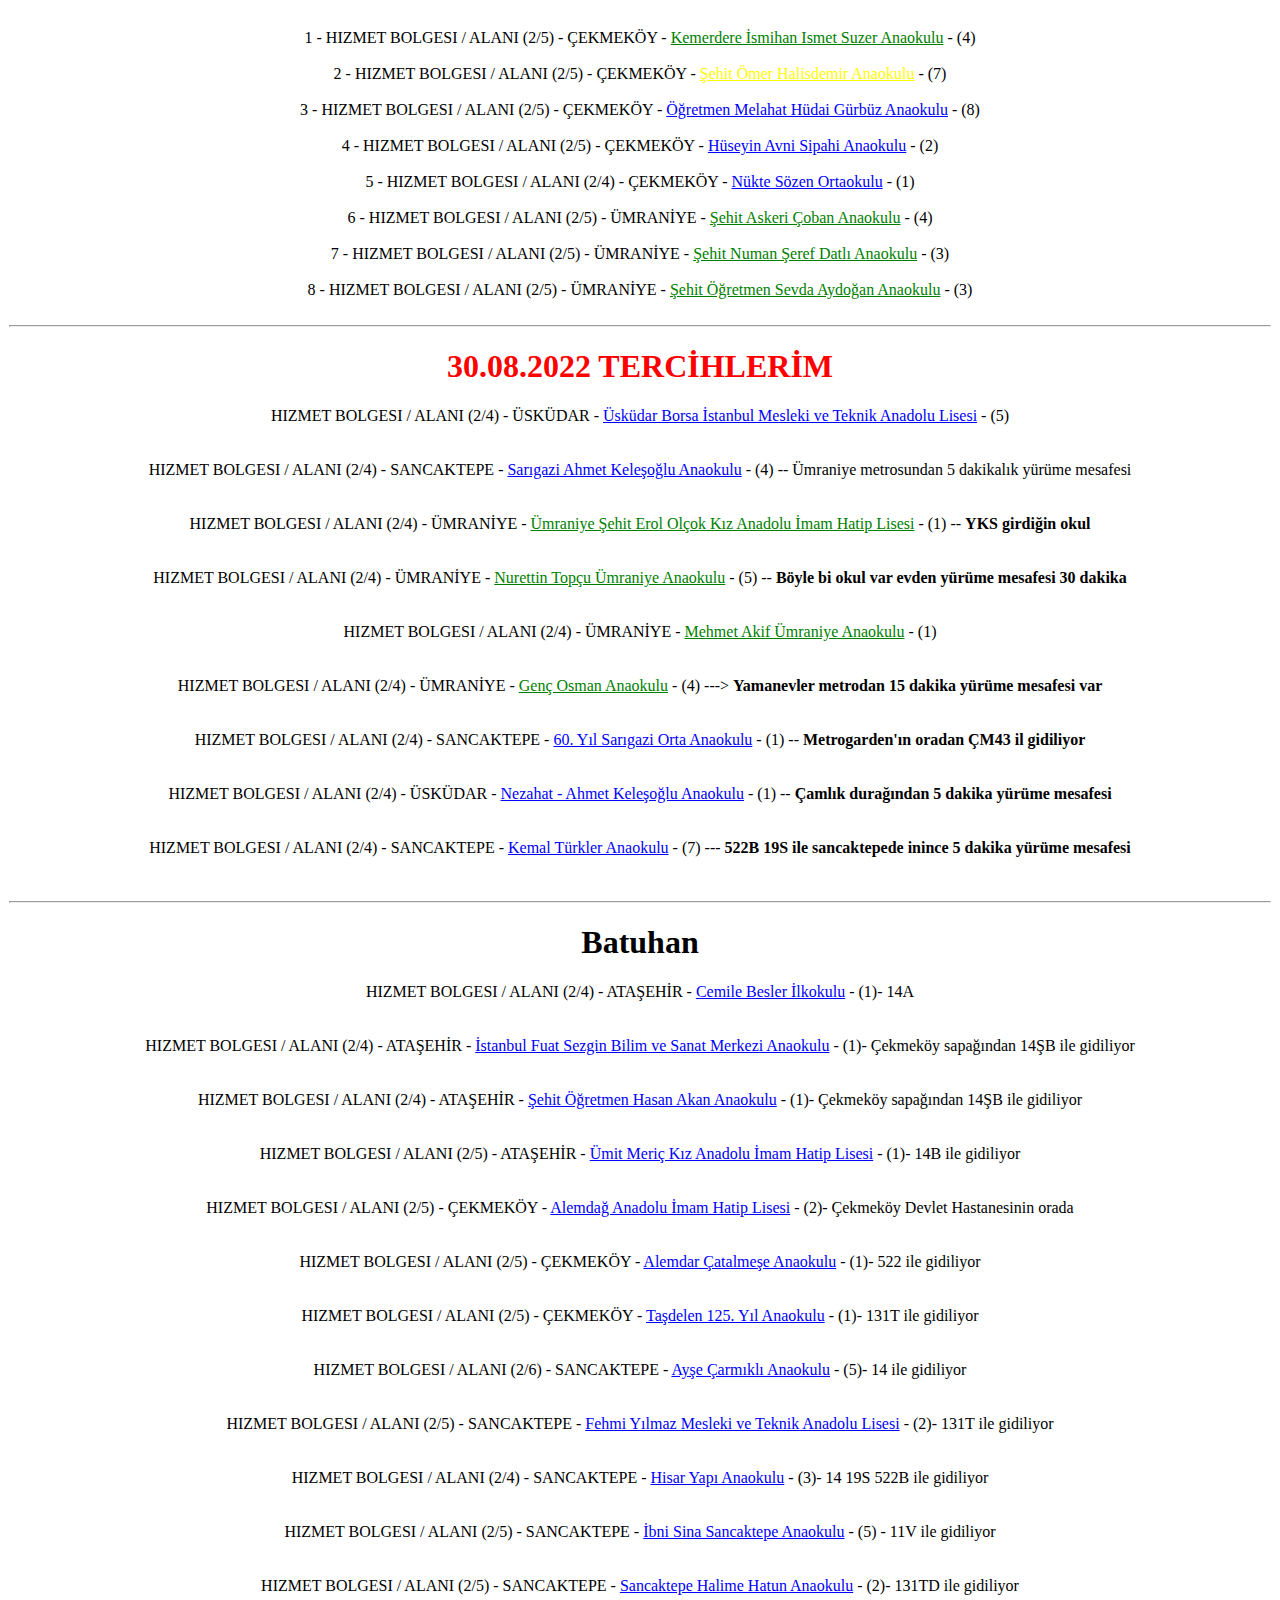
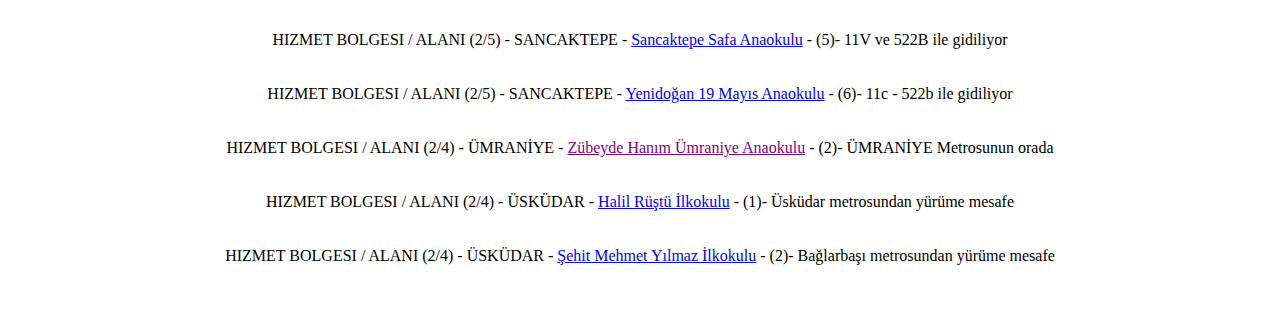
<file: tercihlerim.html>
<!DOCTYPE html>
<html lang="en">

<head>
  <meta charset="UTF-8">
  <meta http-equiv="X-UA-Compatible" content="IE=edge">
  <meta name="viewport" content="width=device-width, initial-scale=1.0">
  <meta name="keywords" content="KPSS Atama İstanbul">
  <meta name="description" content="KPSS Atama İstanbul">
  <meta name="author" content="batuhanilgarr">

  <title>KPSS Atama İstanbul</title>

  <style>
    a {
      color: blue;
    }

    .tables {
      height: auto;
      width: auto;
      border: 1px solid white;
      padding-top: 20px;
      text-align: center;
    }

    .bt {
      text-align: center;
    }
  </style>

</head>

<body>
  <div class="container-fluid tables m-5 p-4">
    1 - HIZMET BOLGESI / ALANI (2/5) - ÇEKMEKÖY - <a style="color:green;"
      href="https://www.google.com/maps/dir/41.0205593,+29.1759671+/K.+%C4%B0smihan+%C4%B0smet+S%C3%BCzer+%C4%B0%C3%B6o,+Mehmet+Akif,+18+Mart+Cd.+No:46,+34782+%C3%87ekmek%C3%B6y%2F%C4%B0stanbul/@41.0194894,29.1765977,16z/data=!3m1!4b1!4m12!4m11!1m3!2m2!1d29.1759671!2d41.0205593!1m5!1m1!1s0x14cace57d6722c4b:0x7da3901c6e95310c!2m2!1d29.1858757!2d41.018741!3e0">Kemerdere
      İsmihan Ismet Suzer Anaokulu</a> - (4)<br><br>

    2 - HIZMET BOLGESI / ALANI (2/5) - ÇEKMEKÖY - <a style="color:yellow;"
      href="https://www.google.com/maps/dir/41.0205593,+29.1759671+/%C5%9Eehit+%C3%96mer+Halisdemir+K%C4%B1z+Anadolu+%C4%B0mam+Hatip+Lisesi,+Mimar+Sinan,+Hamidiye,+Barbaros+Hayrettin+Pa%C5%9Fa+Cd.+No:4,+34787+Dudullu+Osb%2F%C3%87ekmek%C3%B6y%2F%C4%B0stanbul/@41.0232865,29.1751114,16z/data=!3m1!4b1!4m12!4m11!1m3!2m2!1d29.1759671!2d41.0205593!1m5!1m1!1s0x14cacef6b48c666d:0x209027765b3c6e4f!2m2!1d29.1798782!2d41.0259711!3e0">Şehit
      Ömer Halisdemir Anaokulu</a> - (7)<br><br>



    3 - HIZMET BOLGESI / ALANI (2/5) - ÇEKMEKÖY - <a
      href="https://www.google.com/maps/dir/41.0205593,+29.1759671+/%C3%96%C4%9Fretmen+Melahat+H%C3%BCdai+G%C3%BCrb%C3%BCz+%C4%B0lkokulu,+Kirazl%C4%B1dere,+Kaz%C4%B1m+Karabekir+Cd.+No:22,+34788+%C3%87ekmek%C3%B6y%2F%C4%B0stanbul/@41.0171678,29.1814576,14z/data=!3m1!4b1!4m12!4m11!1m3!2m2!1d29.1759671!2d41.0205593!1m5!1m1!1s0x14cace3d1045bbdd:0x1ea43f97c05bffe!2m2!1d29.218368!2d41.0194303!3e0">Öğretmen
      Melahat Hüdai Gürbüz Anaokulu</a> - (8)<br><br>

    4 - HIZMET BOLGESI / ALANI (2/5) - ÇEKMEKÖY - <a
      href="https://www.google.com/maps/dir/41.0205593,+29.1759671+/H%C3%BCseyin+Avni+Sipahi+Ortaokulu,+Cumhuriyet,+Erik+Sokak+%2Fvatan+caddesi+No:7,+34788+%C3%87ekmek%C3%B6y%2F%C4%B0stanbul/@41.0197863,29.1856086,14z/data=!3m1!4b1!4m12!4m11!1m3!2m2!1d29.1759671!2d41.0205593!1m5!1m1!1s0x14cace1e71d463c1:0xaa02736f78808c6e!2m2!1d29.2299749!2d41.0213115!3e0">Hüseyin
      Avni Sipahi Anaokulu</a> - (2)<br><br>

    5 - HIZMET BOLGESI / ALANI (2/4) - ÇEKMEKÖY - <a
      href="https://www.google.com/maps/dir/41.0205593,+29.1759671+/N%C3%BCkte+S%C3%B6zen+Ortaokulu,+Merkez,+%C3%9Csk%C3%BCdar+Cd.+No:75,+34782+%C3%87ekmek%C3%B6y%2F%C4%B0stanbul/@41.0281695,29.1580274,15z/data=!3m1!4b1!4m12!4m11!1m3!2m2!1d29.1759671!2d41.0205593!1m5!1m1!1s0x14cacec00ae0703b:0x66b965ef2add112f!2m2!1d29.1606034!2d41.0367005!3e0">Nükte
      Sözen Ortaokulu</a> - (1)<br><br>

    6 - HIZMET BOLGESI / ALANI (2/5) - ÜMRANİYE - <a style="color:green;"
      href="https://www.google.com/maps/dir/41.0205593,+29.1759671+/%C5%9Eehit+Askeri+%C3%87oban+%C4%B0lkokulu,+Cemil+Meri%C3%A7,+Ahmet+Cevdetpa%C5%9Fa+Cd.+Numara:26,+34773+%C3%9Cmraniye%2F%C4%B0stanbul/@41.0189514,29.151426,15z/data=!3m1!4b1!4m12!4m11!1m3!2m2!1d29.1759671!2d41.0205593!1m5!1m1!1s0x14cacf29d936dc0d:0x604d7876b242d561!2m2!1d29.1456725!2d41.0220816!3e0">Şehit
      Askeri Çoban Anaokulu</a> - (4)<br><br>



    7 - HIZMET BOLGESI / ALANI (2/5) - ÜMRANİYE - <a style="color:green;"
      href="https://www.google.com/maps/dir/41.0205593,+29.1759671+/%C4%B0STANBUL+%C3%9CMRAN%C4%B0YE+%C5%9EEH%C4%B0T+NUMAN+%C5%9EEREF+DATLI+%C4%B0LKOKULU,+Tepe%C3%BCst%C3%BC,+%C4%B0stikbal+Sk.+No:6,+34771+Dudullu+Osb%2F%C3%9Cmraniye%2F%C4%B0stanbul/@41.0189514,29.151426,15z/data=!4m12!4m11!1m3!2m2!1d29.1759671!2d41.0205593!1m5!1m1!1s0x14cac8cdac0a99cd:0xea9706cd3c1bed3f!2m2!1d29.1358411!2d41.013847!3e0">Şehit
      Numan Şeref Datlı Anaokulu</a> - (3)<br><br>

    8 - HIZMET BOLGESI / ALANI (2/5) - ÜMRANİYE - <a style="color:green;"
      href="https://www.google.com/maps/dir/41.0205593,+29.1759671+/Nene+Hatun+Anaokulu,+A%C5%9Fa%C4%9F%C4%B1+Dudullu,+Cami+Cd.+No:37,+34773+Dudullu%2F%C3%9Cmraniye%2F%C4%B0stanbul/@41.019593,29.1650027,16z/data=!3m1!4b1!4m12!4m11!1m3!2m2!1d29.1759671!2d41.0205593!1m5!1m1!1s0x14cacf1fe8e14a91:0xfe6c7f26d768b939!2m2!1d29.1628733!2d41.0201066!3e0">Şehit
      Öğretmen Sevda Aydoğan Anaokulu</a> - (3)<br><br>



    <hr>

    <h1 style="color: red;">30.08.2022 TERCİHLERİM</h1>

    HIZMET BOLGESI / ALANI (2/4) - ÜSKÜDAR - <a
      href="https://www.google.com/maps/dir/41.0205593,+29.1759671+/%C4%B0STANBUL+-+%C3%9CSK%C3%9CDAR+%C4%B0MKB+MESLEK%C4%B0+VE+TEKN%C4%B0K+ANADOLU+L%C4%B0SES%C4%B0,+Ferah,+Irmak+Sk.+No:43,+34692+%C3%9Csk%C3%BCdar%2F%C4%B0stanbul/@41.0283629,29.0877738,13z/data=!3m1!4b1!4m12!4m11!1m3!2m2!1d29.1759671!2d41.0205593!1m5!1m1!1s0x14cac9059e32dfa1:0x486362063ba1c2e7!2m2!1d29.0765237!2d41.0346757!3e0">Üsküdar
      Borsa İstanbul Mesleki ve Teknik Anadolu Lisesi</a> - (5)<br><br><br>

    HIZMET BOLGESI / ALANI (2/4) - SANCAKTEPE - <a
      href="https://www.google.com/maps/dir/41.0205593,+29.1759671+/T.C.+M%C4%B0LL%C3%8E+E%C4%9E%C4%B0T%C4%B0M+BAKANLI%C4%9EI+AHMET+KELE%C5%9EO%C4%9ELU+%C4%B0LKOKULU,+Meclis,+Ahmet+Taner+K%C4%B1%C5%9Flal%C4%B1+Cd.+Pk:34785,+34785+Sancaktepe%2F%C4%B0stanbul/@41.0155418,29.1777392,15z/data=!3m1!4b1!4m12!4m11!1m3!2m2!1d29.1759671!2d41.0205593!1m5!1m1!1s0x14cace4db1bf2fe1:0xff4c13cc87c48e13!2m2!1d29.199637!2d41.010512!3e0">Sarıgazi
      Ahmet Keleşoğlu Anaokulu</a> - (4) -- Ümraniye metrosundan 5 dakikalık yürüme mesafesi<br><br><br>

    HIZMET BOLGESI / ALANI (2/4) - ÜMRANİYE - <a style="color:green;"
      href="https://www.google.com/maps/dir/41.0205593,+29.1759671+/%C3%9Cmraniye+%C5%9Eehit+Erol+Ol%C3%A7ok+K%C4%B1z+Anadolu+%C4%B0mam+Hatip+Lisesi,+Fatih+Sultan+Mehmet,+Ye%C5%9Fil+Vadi+Soka%C4%9Fi+No:4,+34771+%C3%9Cmraniye%2F%C4%B0stanbul/@41.0264692,29.132623,14z/data=!3m1!4b1!4m12!4m11!1m3!2m2!1d29.1759671!2d41.0205593!1m5!1m1!1s0x14cac9285d613555:0x2374ff6230a5e8b8!2m2!1d29.1291605!2d41.0290526!3e0">Ümraniye
      Şehit Erol Olçok Kız Anadolu İmam Hatip Lisesi</a> - (1) -- <b>YKS girdiğin okul</b><br><br><br>



    HIZMET BOLGESI / ALANI (2/4) - ÜMRANİYE - <a style="color:green;"
      href="https://www.google.com/maps/dir/41.0205593,+29.1759671+/NURETTIN+TOP%C3%87U+ILKOKULU,+Parseller,+Karadeniz+Cd.+No:88+D:88,+34773+Dudullu+Osb%2F%C3%9Cmraniye%2F%C4%B0stanbul/@41.0160134,29.0983439,13z/data=!4m12!4m11!1m3!2m2!1d29.1759671!2d41.0205593!1m5!1m1!1s0x14cacec35bd9f447:0xd73b3baea029577a!2m2!1d29.1555391!2d41.0307862!3e0">Nurettin
      Topçu Ümraniye Anaokulu</a> - (5) -- <b>Böyle bi okul var evden yürüme mesafesi 30 dakika</b><br><br><br>

    HIZMET BOLGESI / ALANI (2/4) - ÜMRANİYE - <a style="color:green;"
      href="https://www.google.com/maps/dir/41.0205593,+29.1759671+/Akademi+%C3%87ocuk+Anaokulu,+Mehmet+Akif+Mh,+E%C5%9Fref+Edip+Sk.+D:No:+27%2FA,+34774+%C3%9Cmraniye%2F%C4%B0stanbul/@41.034359,29.0975385,13z/data=!4m12!4m11!1m3!2m2!1d29.1759671!2d41.0205593!1m5!1m1!1s0x14cac8ca5010503f:0x4a33c19fa53826a5!2m2!1d29.1354563!2d41.0086558!3e0">Mehmet
      Akif Ümraniye Anaokulu</a> - (1)<br><br><br>

    HIZMET BOLGESI / ALANI (2/4) - ÜMRANİYE - <a style="color:green;"
      href="https://www.google.com/maps/dir/41.0205593,+29.1759671+/Gen%C3%A7+Osman+%C4%B0lkokulu,+Atakent,+T%C3%BCrkler+Cd.+No:43,+34760+%C3%9Cmraniye%2F%C4%B0stanbul/@41.0160134,29.0994782,13z/data=!3m1!4b1!4m12!4m11!1m3!2m2!1d29.1759671!2d41.0205593!1m5!1m1!1s0x14cac892973e9b73:0x9ea765a5aad90c6c!2m2!1d29.1050298!2d41.0139437!3e0">Genç
      Osman Anaokulu</a> - (4) ---> <b>Yamanevler metrodan 15 dakika yürüme mesafesi var</b><br><br><br>



    HIZMET BOLGESI / ALANI (2/4) - SANCAKTEPE - <a
      href="https://www.google.com/maps/dir/41.0205593,+29.1759671+/60.+Y%C4%B1l+Sar%C4%B1gazi+Ortaokulu,+Sar%C4%B1gazi+Mah.+Necip+Faz%C4%B1l+K%C4%B1sak%C3%BCrek+Cad,+%C3%96z%C3%A7elik+Sk.+No.+2,+Sancaktepe%2F%C4%B0stanbul/@41.0128184,29.1750067,14z/data=!3m1!4b1!4m12!4m11!1m3!2m2!1d29.1759671!2d41.0205593!1m5!1m1!1s0x14cace34ed8ca6c3:0x62efd82fe8c6a124!2m2!1d29.2127481!2d41.005008!3e0">60.
      Yıl Sarıgazi Orta Anaokulu</a> - (1) -- <b>Metrogarden'ın oradan ÇM43 il gidiliyor</b><br><br><br>


    HIZMET BOLGESI / ALANI (2/4) - ÜSKÜDAR - <a
      href="https://www.google.com/maps/dir/41.0205593,+29.1759671+/Nezahat+Ahmet+Kele%C5%9Fo%C4%9Flu+Ortaokulu,+Bulgurlu,+Bulgurlu+Cd.+No:113,+34696+%C3%9Csk%C3%BCdar%2F%C4%B0stanbul/@41.0187528,29.073163,13z/data=!4m12!4m11!1m3!2m2!1d29.1759671!2d41.0205593!1m5!1m1!1s0x14cac868ea381e41:0x26204b0ba614f236!2m2!1d29.0797563!2d41.0186413!3e0">Nezahat
      - Ahmet Keleşoğlu Anaokulu</a> - (1) -- <b>Çamlık durağından 5 dakika yürüme mesafesi</b><br><br><br>


    HIZMET BOLGESI / ALANI (2/4) - SANCAKTEPE - <a
      href="https://www.google.com/maps/dir/41.0205593,+29.1759671+/Kemal+T%C3%BCrkler+%C4%B0lkokulu,+Kemal+T%C3%BCrkler,+Seher+Sk.+No:35,+34785+Sancaktepe%2F%C4%B0stanbul/@41.0132141,29.1813396,14z/data=!3m1!4b1!4m12!4m11!1m3!2m2!1d29.1759671!2d41.0205593!1m5!1m1!1s0x14cacfeef9903877:0xeb67f60bd866ad7b!2m2!1d29.2254139!2d41.0059097!3e0">Kemal
      Türkler Anaokulu</a> - (7) --- <b>522B 19S ile sancaktepede inince 5 dakika yürüme mesafesi</b><br><br><br>

    <hr>

    <h1 class="bt">Batuhan</h1>

    HIZMET BOLGESI / ALANI (2/4) - ATAŞEHİR - <a
      href="https://www.google.com/maps/dir/41.0205593,+29.1759671/Ata%C5%9Fehir+Atat%C3%BCrk,+Cemile+Besler+%C4%B0lkokulu,+Fatih+Sultan+Mehmet+Caddesi,+Dudullu+Osb%2FAta%C5%9Fehir%2F%C4%B0stanbul/@41.0043758,29.141496,14z/data=!3m1!4b1!4m12!4m11!1m3!2m2!1d29.1759671!2d41.0205593!1m5!1m1!1s0x14cacf5500589c07:0x5cc92203c718a23f!2m2!1d29.1421565!2d40.9887265!3e0">Cemile
      Besler İlkokulu</a> - (1)- 14A<br><br><br>

    HIZMET BOLGESI / ALANI (2/4) - ATAŞEHİR - <a
      href="https://www.google.com/maps/dir/41.0205593,+29.1759671/%C4%B0stanbul+Fuat+Sezgin+Bilim+ve+Sanat+Merkezi,+Ata%C5%9Fehir+Atat%C3%BCrk,+Yakut+Cd.+No:8,+34758+Ata%C5%9Fehir%2F%C4%B0stanbul/@41.0100595,29.1043203,13z/data=!3m1!4b1!4m12!4m11!1m3!2m2!1d29.1759671!2d41.0205593!1m5!1m1!1s0x14cac7afb757c269:0x48b72f896d7211d7!2m2!1d29.1155425!2d40.9895236!3e0">İstanbul
      Fuat Sezgin Bilim ve Sanat Merkezi Anaokulu</a> - (1)- Çekmeköy
    sapağından 14ŞB ile gidiliyor<br><br><br>


    HIZMET BOLGESI / ALANI (2/4) - ATAŞEHİR - <a
      href="https://www.google.com/maps/dir/41.0205593,+29.1759671/Ata%C5%9Fehir+%C5%9Eehit+%C3%96%C4%9Fretmen+Hasan+Akan+%C4%B0lkokulu,+Ata%C5%9Fehir+Atat%C3%BCrk,+34750,+Yakut+Cd.+No:6,+34758+Ata%C5%9Fehir%2F%C4%B0stanbul/@41.0100595,29.1043203,13z/data=!3m1!4b1!4m12!4m11!1m3!2m2!1d29.1759671!2d41.0205593!1m5!1m1!1s0x14cac7d90e3ca589:0x698a404e56930bb1!2m2!1d29.1159277!2d40.9892763!3e0">Şehit
      Öğretmen Hasan Akan Anaokulu</a> - (1)- Çekmeköy sapağından 14ŞB ile
    gidiliyor<br><br><br>


    HIZMET BOLGESI / ALANI (2/5) - ATAŞEHİR - <a
      href="https://www.google.com/maps/dir/41.0205593,+29.1759671/%C3%9Cmit+Meri%C3%A7+K%C4%B1z+Anadolu+%C4%B0mam+Hatip+Lisesi,+Esatpasa,+Cevher+Sk.+No:4,+34704+Ata%C5%9Fehir%2F%C4%B0stanbul/@41.0117823,29.1001155,13z/data=!4m12!4m11!1m3!2m2!1d29.1759671!2d41.0205593!1m5!1m1!1s0x14cac9851c3d6f99:0x6b807652e53eb217!2m2!1d29.0834874!2d41.005927!3e0">Ümit
      Meriç Kız Anadolu İmam Hatip Lisesi</a> - (1)- 14B ile gidiliyor<br><br><br>


    HIZMET BOLGESI / ALANI (2/5) - ÇEKMEKÖY - <a
      href="https://www.google.com/maps/dir/41.0205593,+29.1759671+/%C4%B0stanbul+-+%C3%87ekmek%C3%B6y+Alemda%C4%9F+Anadolu+%C4%B0mam-Hatip+Lisesi,+Alemda%C4%9F,+%C5%9Eair+Mehmet+Akif+Ersoy+Cd.+No:42,+34794+%C3%87ekmek%C3%B6y%2F%C4%B0stanbul/@41.0281998,29.1888015,14z/data=!3m1!4b1!4m12!4m11!1m3!2m2!1d29.1759671!2d41.0205593!1m5!1m1!1s0x14cad207b9935c71:0xdaecff542d8a5b7c!2m2!1d29.2335351!2d41.0425775!3e0">Alemdağ
      Anadolu İmam Hatip Lisesi</a> - (2)- Çekmeköy Devlet Hastanesinin orada<br><br><br>

    HIZMET BOLGESI / ALANI (2/5) - ÇEKMEKÖY - <a
      href="https://www.google.com/maps/dir/41.0205593,+29.1759671+/Alemdar+%C3%87atalme%C5%9Fe+Ortaokulu,+Alemda%C4%9F+%C3%87atalme%C5%9Fe+Mh.,+Sultansuyu+Cad.,+232.+Sok.+No:5,+34794+%C3%87ekmek%C3%B6y%2F%C4%B0stanbul/@41.0281998,29.1888015,14z/data=!4m12!4m11!1m3!2m2!1d29.1759671!2d41.0205593!1m5!1m1!1s0x14cad26d4a6d3225:0xb70e7bf03b9d529e!2m2!1d29.2452216!2d41.0508254!3e0">Alemdar
      Çatalmeşe Anaokulu</a> - (1)- 522 ile gidiliyor<br><br><br>

    HIZMET BOLGESI / ALANI (2/5) - ÇEKMEKÖY - <a
      href="https://www.google.com/maps/dir/41.0205593,+29.1759671+/Ta%C5%9Fdelen+125.+Y%C4%B1l+%C4%B0%C3%B6o,+Ayd%C4%B1nlar,+G%C3%BCl%C3%A7in+Sk.+No:1,+34788+%C3%87ekmek%C3%B6y%2F%C4%B0stanbul/@41.0197863,29.1864334,14z/data=!3m1!4b1!4m12!4m11!1m3!2m2!1d29.1759671!2d41.0205593!1m5!1m1!1s0x14cace1e2d11df4d:0xc2331903475e5998!2m2!1d29.2313736!2d41.0196873!3e0">Taşdelen
      125. Yıl Anaokulu</a> - (1)- 131T ile gidiliyor<br><br><br>

    HIZMET BOLGESI / ALANI (2/6) - SANCAKTEPE - <a
      href="https://www.google.com/maps/dir/41.0205593,+29.1759671+/Ay%C5%9Fe+%C3%87arm%C4%B1kl%C4%B1+%C4%B0lkokulu,+Yunusemre+Mh.,+Veysel+Karani+Caddesi,+Metehan+Sokak+No:+6,+34791+Sancaktepe%2F%C4%B0stanbul/@41.0204798,29.1828783,13z/data=!3m1!4b1!4m12!4m11!1m3!2m2!1d29.1759671!2d41.0205593!1m5!1m1!1s0x14cad1920a8d77d7:0xc6f691684b9d1315!2m2!1d29.2594674!2d41.0188069!3e0">Ayşe
      Çarmıklı Anaokulu</a> - (5)- 14 ile gidiliyor<br><br><br>

    HIZMET BOLGESI / ALANI (2/5) - SANCAKTEPE - <a
      href="https://www.google.com/maps/dir/41.0205593,+29.1759671+/Fehmi+Yilmaz+Mesleki+Ve+Teknik+Anadolu+Lisesi,+Atat%C3%BCrk,+Sultangazi+Cd.+No:220,+34785+Sancaktepe%2F%C4%B0stanbul/@41.019075,29.1886849,14z/data=!3m1!4b1!4m12!4m11!1m3!2m2!1d29.1759671!2d41.0205593!1m5!1m1!1s0x14cad1dff76f1137:0x76eb7ea6adc1b56c!2m2!1d29.2322388!2d41.016245!3e0">Fehmi
      Yılmaz Mesleki ve Teknik Anadolu Lisesi</a> - (2)- 131T ile gidiliyor<br><br><br>


    HIZMET BOLGESI / ALANI (2/4) - SANCAKTEPE - <a
      href="https://www.google.com/maps/dir/41.0205593,+29.1759671+/Hisar+Yap%C4%B1+%C4%B0lkokulu,+Atat%C3%BCrk,+Y%C3%BCce+Sk.,+34785+Sancaktepe%2F%C4%B0stanbul/@41.019075,29.1886849,14z/data=!4m12!4m11!1m3!2m2!1d29.1759671!2d41.0205593!1m5!1m1!1s0x14cace267e2d647b:0xfced9809b42ec18f!2m2!1d29.2264705!2d41.0113496!3e0">Hisar
      Yapı Anaokulu</a> - (3)- 14 19S 522B ile gidiliyor<br><br><br>

    HIZMET BOLGESI / ALANI (2/5) - SANCAKTEPE - <a
      href="https://www.google.com/maps/dir/41.0205593,+29.1759671+/%C4%B0bni+Sina+%C4%B0lkokulu,+Osmangazi,+Alsancak+Cad.+M%C3%BCze+Sk.+No:1,+34887+Sancaktepe%2F%C4%B0stanbul/@41.0062008,29.1896391,13z/data=!3m1!4b1!4m12!4m11!1m3!2m2!1d29.1759671!2d41.0205593!1m5!1m1!1s0x14cad03a7ac0ec83:0x70d753521d8a0d00!2m2!1d29.247239!2d40.9841847!3e0">İbni
      Sina Sancaktepe Anaokulu</a> - (5) - 11V ile gidiliyor<br><br><br>



    HIZMET BOLGESI / ALANI (2/5) - SANCAKTEPE - <a
      href="https://www.google.com/maps/dir/41.0205593,+29.1759671+/Halime+Hatun+%C4%B0lkokulu,+Yenido%C4%9Fan,+Sultangazi+Cd.+No:+12,+34791+Sancaktepe%2F%C4%B0stanbul/@41.0203804,29.1904125,14z/data=!3m1!4b1!4m12!4m11!1m3!2m2!1d29.1759671!2d41.0205593!1m5!1m1!1s0x14cad12b39c5c73b:0x40f091556b0791a1!2m2!1d29.239766!2d41.017079!3e0">Sancaktepe
      Halime Hatun Anaokulu</a> - (2)- 131TD ile gidiliyor<br><br><br>


    HIZMET BOLGESI / ALANI (2/5) - SANCAKTEPE - <a
      href="https://www.google.com/maps/dir/41.0205593,+29.1759671+/%C3%96zel+Safa+Okullar%C4%B1+-+Sancaktepe,+Safa,+Atat%C3%BCrk+Cd.+No:+383%2FA,+34791+Sancaktepe%2F%C4%B0stanbul/@41.0169118,29.1896391,13z/data=!3m1!4b1!4m12!4m11!1m3!2m2!1d29.1759671!2d41.0205593!1m5!1m1!1s0x14cad1c414295001:0x3a5a20645fd739a!2m2!1d29.248336!2d41.0070518!3e0">Sancaktepe
      Safa Anaokulu</a> - (5)- 11V ve 522B ile gidiliyor<br><br><br>

    HIZMET BOLGESI / ALANI (2/5) - SANCAKTEPE - <a
      href="https://www.google.com/maps/dir/41.0205593,+29.1759671+/%C4%B0STANBUL+-+SANCAKTEPE+YEN%C4%B0DO%C4%9EAN+19+MAYIS+%C4%B0LKOKULU,+Merve,+Akabe+Cd.+No+21,+34791+Sancaktepe%2F%C4%B0stanbul/@41.0167212,29.1896391,13z/data=!3m1!4b1!4m12!4m11!1m3!2m2!1d29.1759671!2d41.0205593!1m5!1m1!1s0x14cad1cfecd82991:0x4ea95c1d0139a169!2m2!1d29.2453992!2d41.0035218!3e0">Yenidoğan
      19 Mayıs Anaokulu</a> - (6)- 11c - 522b ile gidiliyor<br><br><br>


    HIZMET BOLGESI / ALANI (2/4) - ÜMRANİYE - <a style="color:purple"
      href="https://www.google.com/maps/dir/41.0205593,+29.1759671+/Z%C3%BCbeyde+Han%C4%B1m+Ortaokulu,+Atat%C3%BCrk,+S%C3%BCt%C3%A7%C3%BC+%C4%B0mam+Caddesi,+Ptt+%C3%87%C4%B1kmaz%C4%B1+K%C4%B1r%C3%A7e%C5%9Fme+Sokak+No:2,+34764+%C3%9Cmraniye%2F%C4%B0stanbul/@41.0283629,29.0901702,13z/data=!3m1!4b1!4m12!4m11!1m3!2m2!1d29.1759671!2d41.0205593!1m5!1m1!1s0x14cac858bac7d87f:0xc4ab47b540ff323f!2m2!1d29.088623!2d41.02442!3e0">Zübeyde
      Hanım Ümraniye Anaokulu</a> - (2)- ÜMRANİYE Metrosunun orada<br><br><br>

    HIZMET BOLGESI / ALANI (2/4) - ÜSKÜDAR - <a
      href="https://www.google.com/maps/dir/41.0205593,+29.1759671+/Halil+R%C3%BC%C5%9Ft%C3%BC+%C4%B0lk%C3%B6%C4%9Fretim+Okulu,+Mimar+Sinan,+34664+%C3%9Csk%C3%BCdar%2F%C4%B0stanbul/@41.0160623,29.0267345,12z/data=!3m1!4b1!4m12!4m11!1m3!2m2!1d29.1759671!2d41.0205593!1m5!1m1!1s0x14cab78a060b4d59:0x8d9a51c2fc200793!2m2!1d29.0176545!2d41.0209658!3e0">Halil
      Rüştü İlkokulu</a> - (1)- Üsküdar metrosundan yürüme mesafe<br><br><br>

    HIZMET BOLGESI / ALANI (2/4) - ÜSKÜDAR - <a
      href="https://www.google.com/maps/dir/41.0205593,+29.1759671+/%C5%9Eehit+Mehmet+Y%C4%B1lmaz+%C4%B0lkokulu,+Altunizade,+Okul+Soka%C4%9F%C4%B1+No:5,+34662+%C3%9Csk%C3%BCdar%2F%C4%B0stanbul/@41.0160134,29.0901702,13z/data=!4m12!4m11!1m3!2m2!1d29.1759671!2d41.0205593!1m5!1m1!1s0x14cac802379f9a35:0x7c24a05e11c97608!2m2!1d29.0482471!2d41.0181331!3e0">Şehit
      Mehmet Yılmaz İlkokulu</a> - (2)- Bağlarbaşı metrosundan yürüme mesafe<br><br><br>











  </div>


</body>

</html>
</file>
<file: grid-challange/style.css>
* {
  box-sizing: border-box;
  padding: 0;
  margin: 0;
}

body {
  background: #edf2f8;
}

.container {
  max-width: 1200px;
  margin: 100px auto;
  padding: 20px;
  display: grid;
  grid-template-columns: repeat(4, 1fr);
  gap: 30px;
}

.card {
  background-color: #fff;
  border-radius: 10px;
  padding: 30px;
  box-shadow: rgba(0, 0, 0, 0.35) 0px 5px 15px;
  margin-bottom: 20px;
}

.card:nth-of-type(1) {
  grid-column: 1 / span 2;
}

.card:nth-of-type(5) {
  grid-column: 4;
  grid-row: 1 / span 2;
}

.card:nth-of-type(4) {
  grid-column: 2 / span 2;
  grid-row: 2;
}

@media (max-width: 768px) {
  .container {
    grid-template-columns: 1fr;
  }
  .card:nth-of-type(1) {
    grid-column: 1;
  }

  .card:nth-of-type(5) {
    grid-column: 1;
    grid-row: 5;
  }

  .card:nth-of-type(4) {
    grid-column: 1;
    grid-row: 4;
  }
}

.card-header {
  display: flex;
  align-items: center;
  margin-bottom: 10px;
}

.card-header h3 {
  font-size: 15px;
}

.card-header p {
  opacity: 50%;
}

.card-image {
  width: 40px;
  height: 40px;
  border-radius: 50%;
  border: 3px solid #996ed9;
  margin-right: 10px;
}

.card-lead {
  font-size: 1.4rem;
  margin-bottom: 20px;
}

.card-desc {
  font-size: 15px;
  line-height: 1.4;
  opacity: 70%;
}

.bg-purple {
  background-color: hsl(263, 55%, 52%);
  color: #fff;
  background-image: url('images/bg-pattern-quotation.svg');
  background-repeat: no-repeat;
  background-position: top 10px right 100px;
}

.bg-gray-blue {
  background-color: hsl(217, 19%, 35%);
  color: #fff;
}

.bg-black-blue {
  background-color: hsl(219, 29%, 14%);
  color: #fff;
}
</file>
